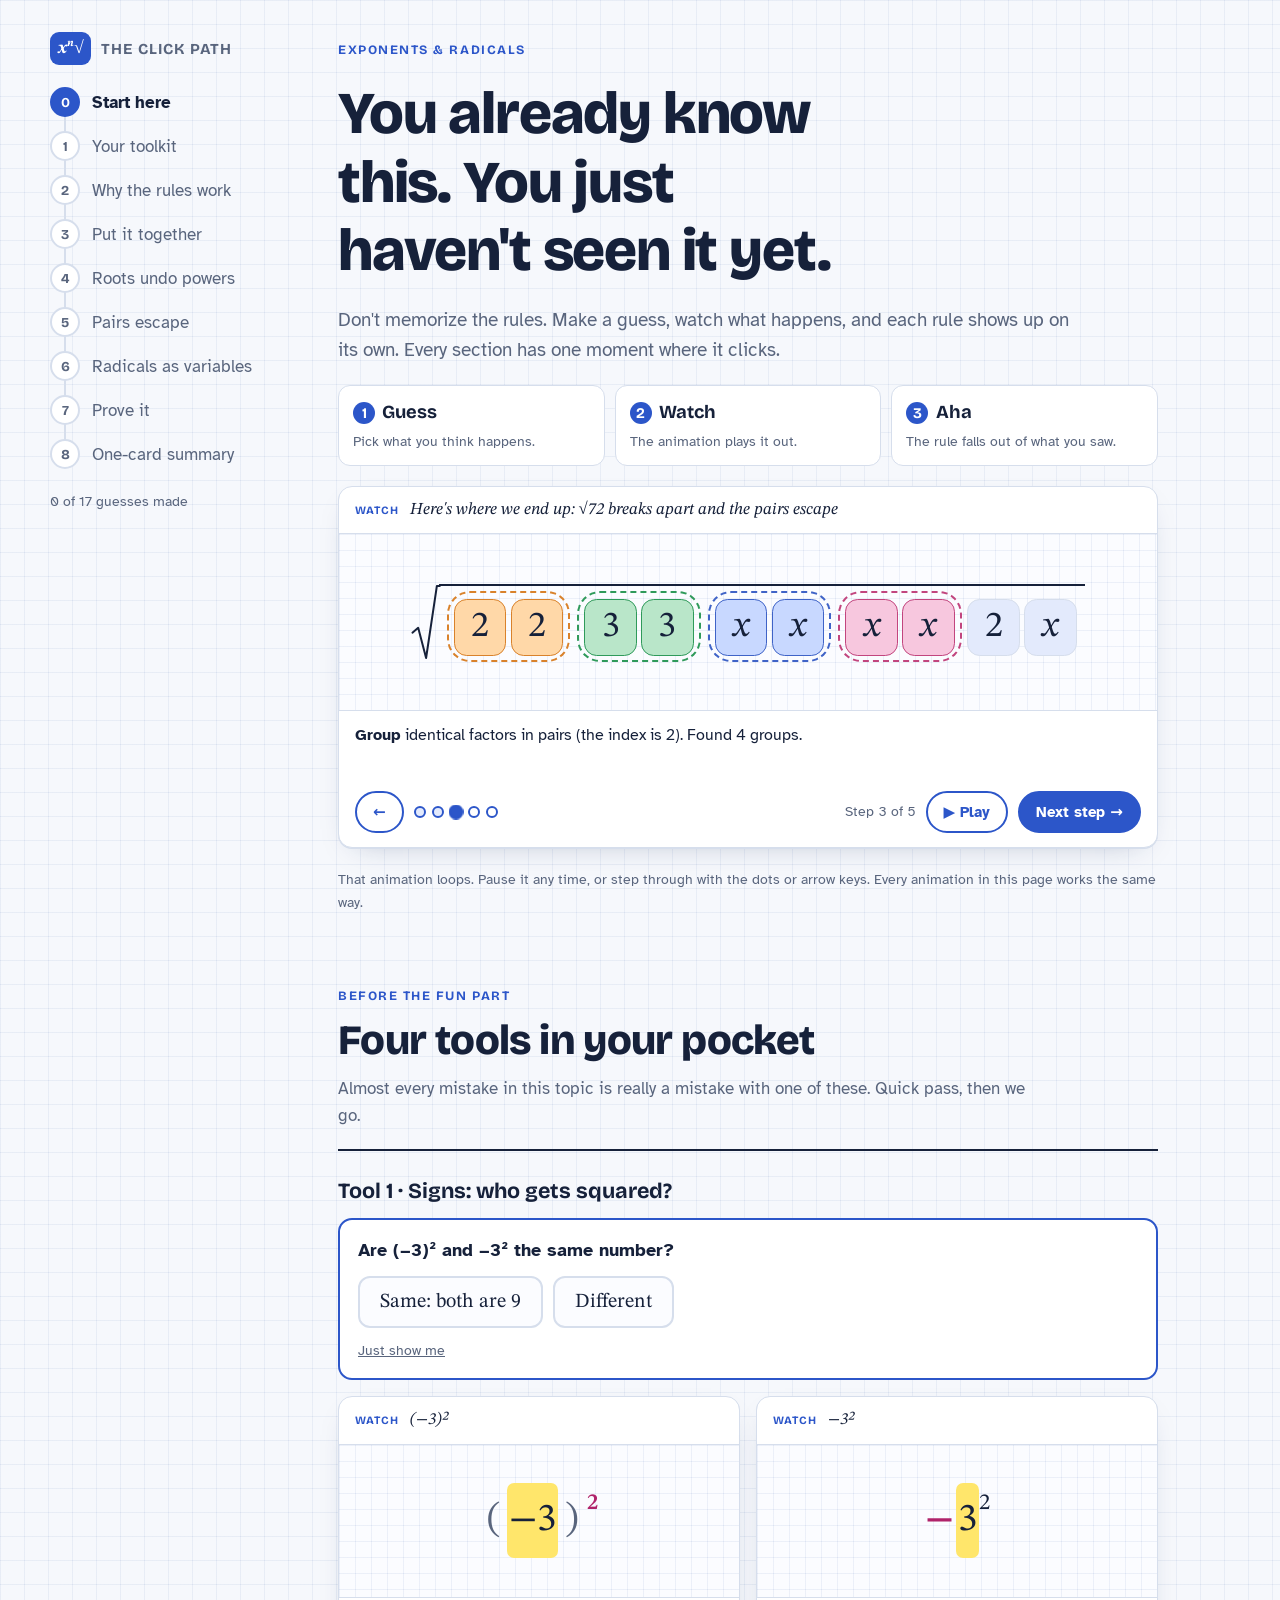
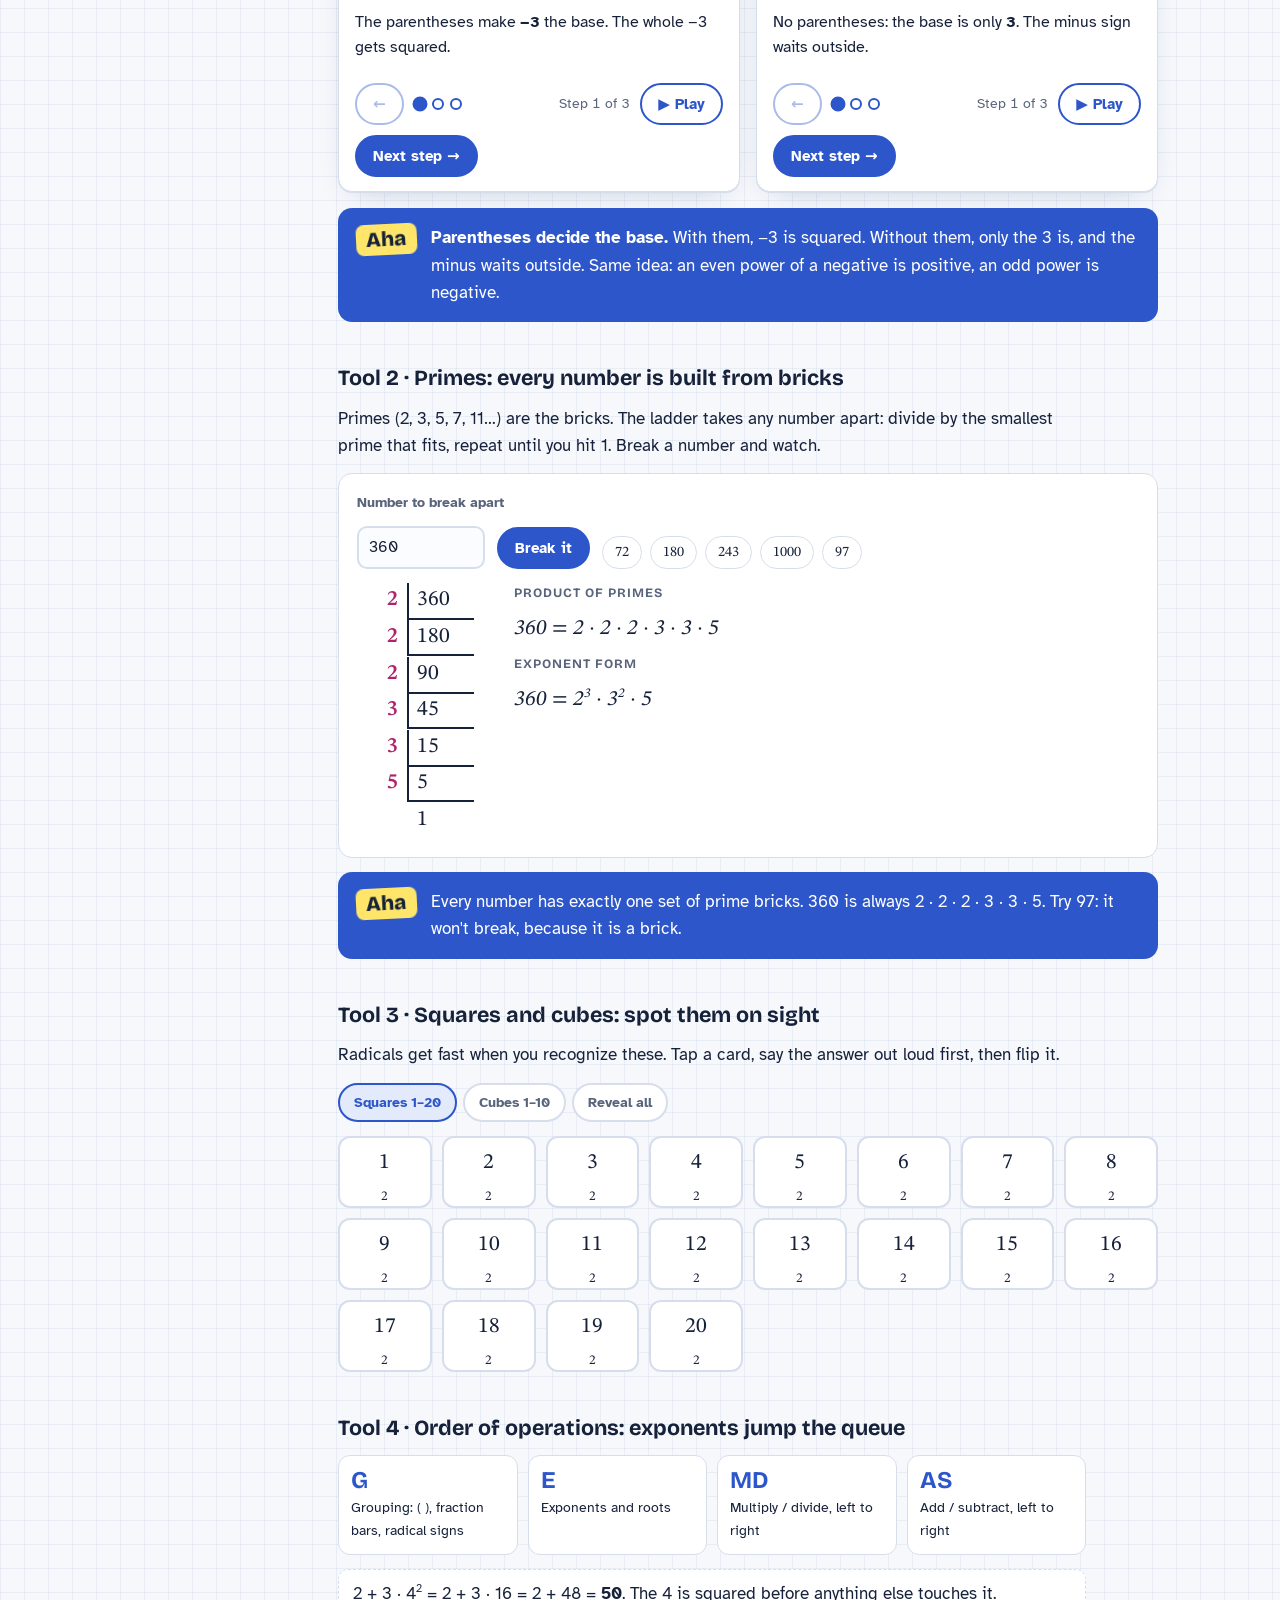
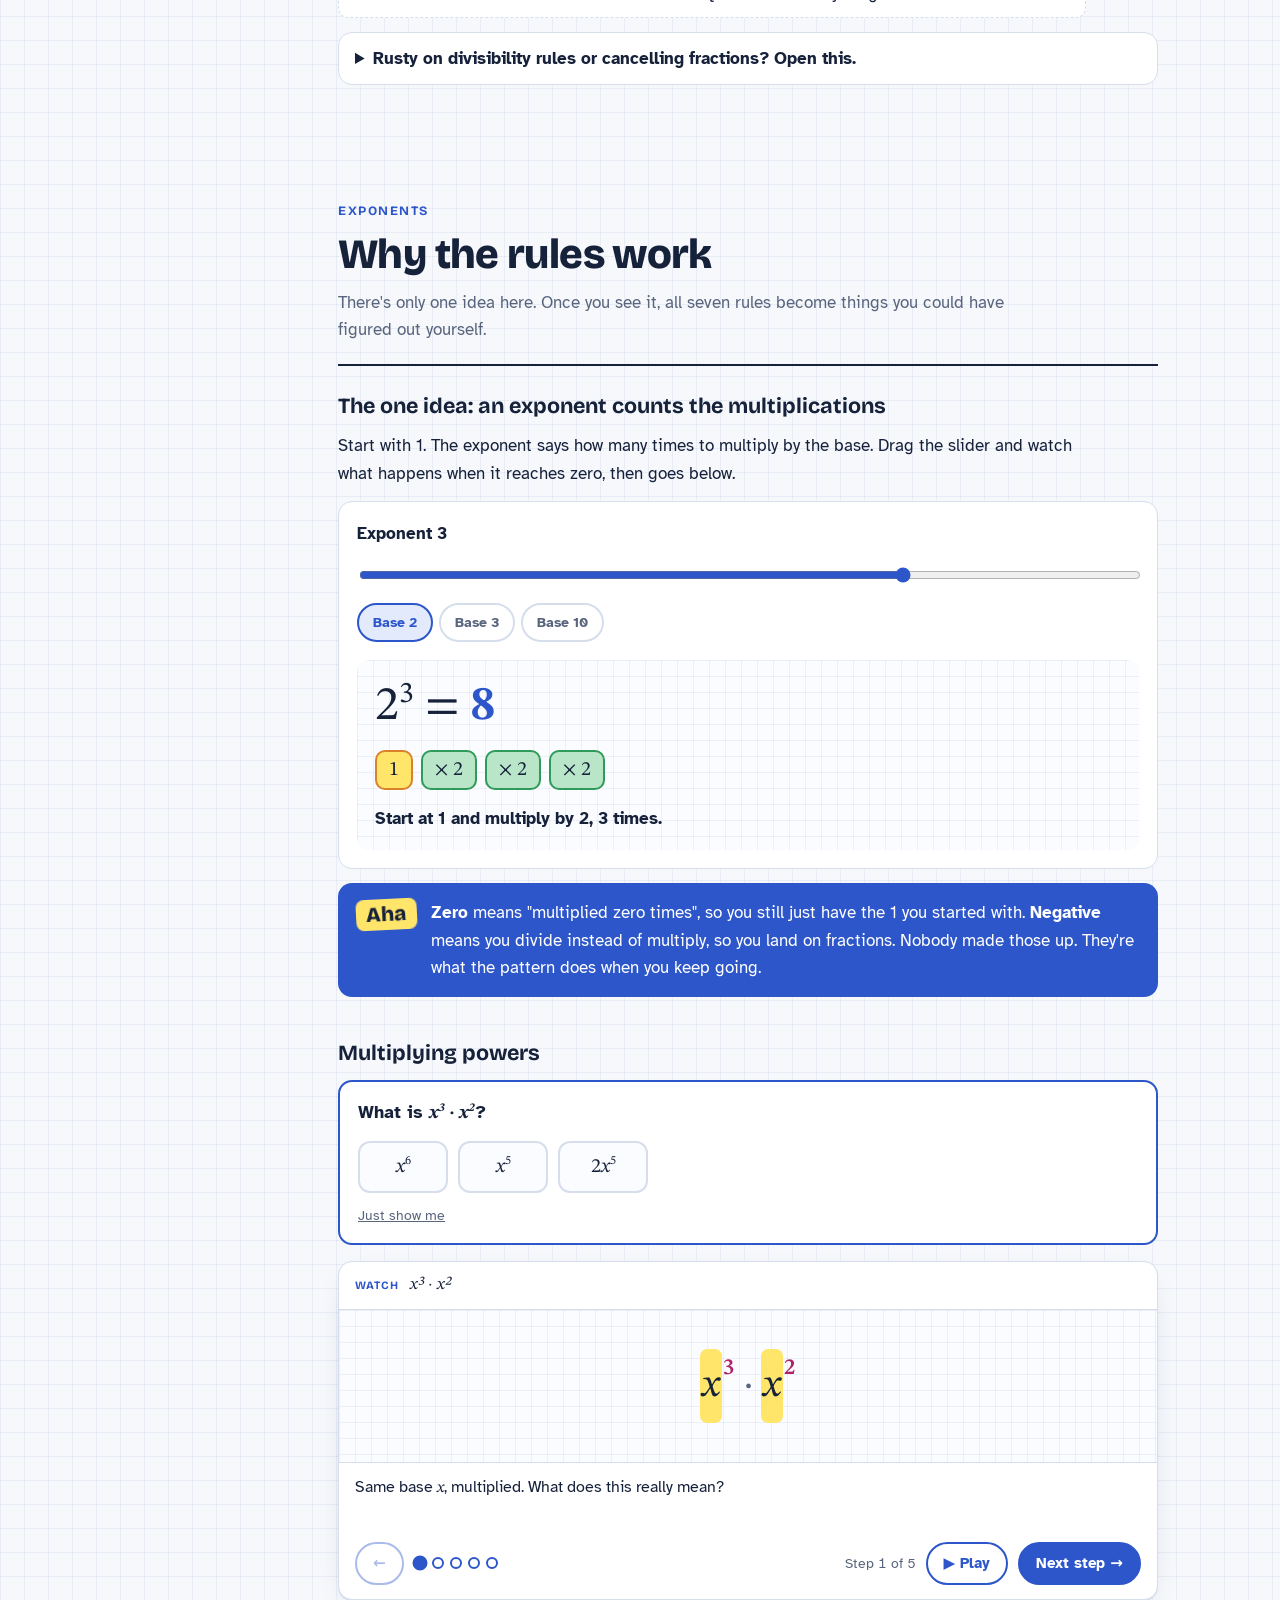
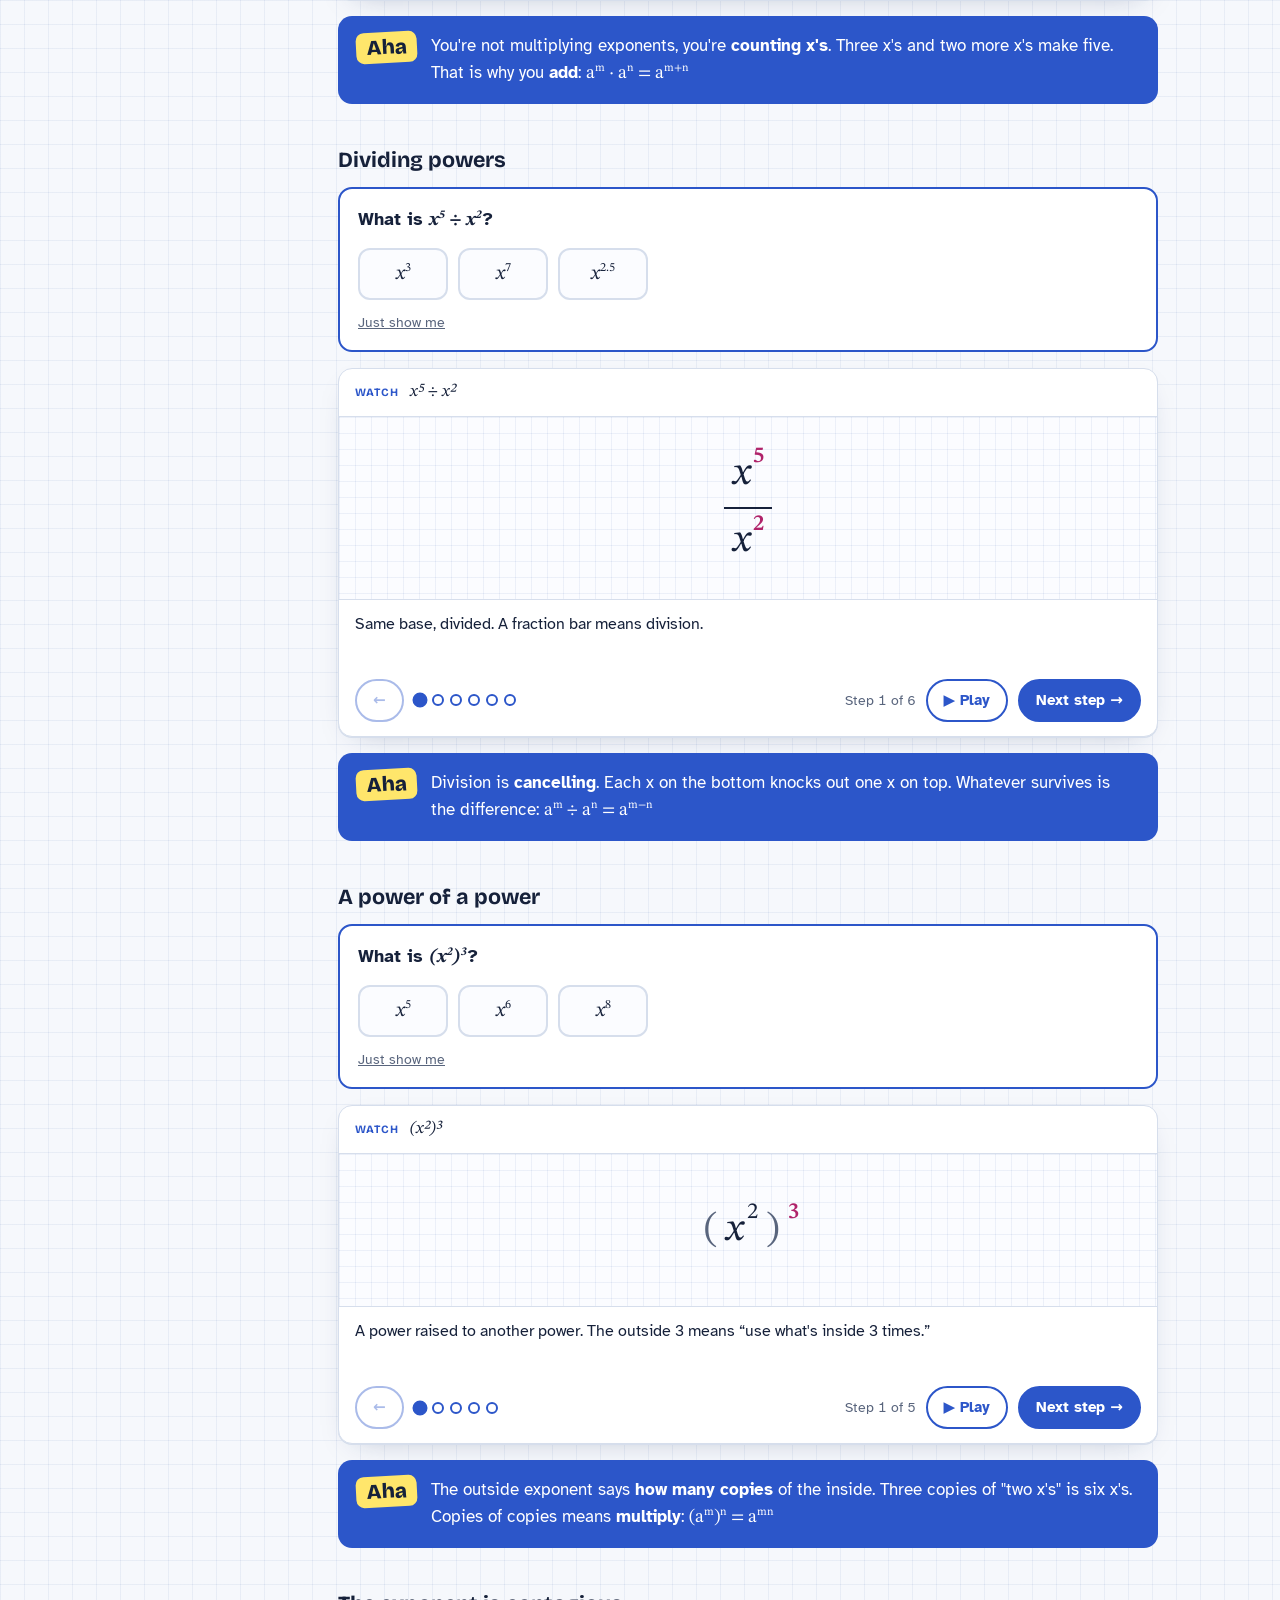
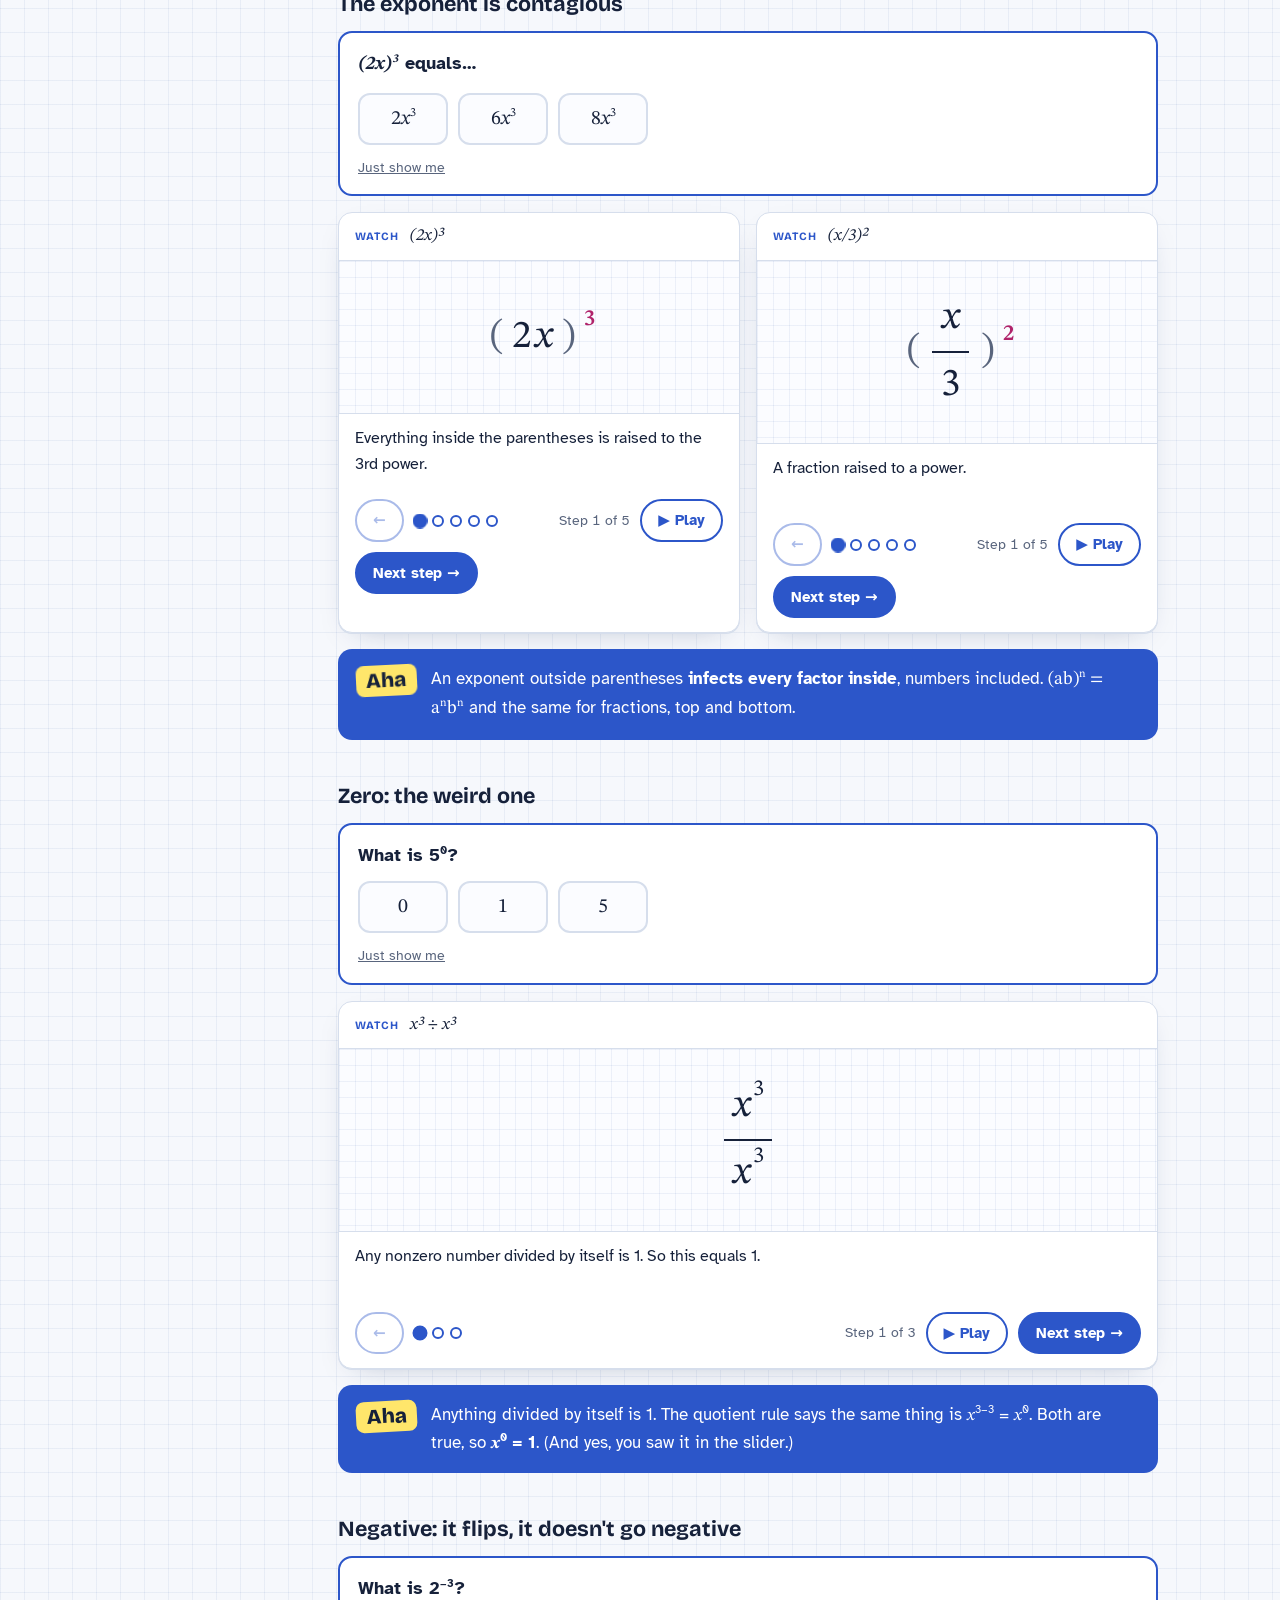
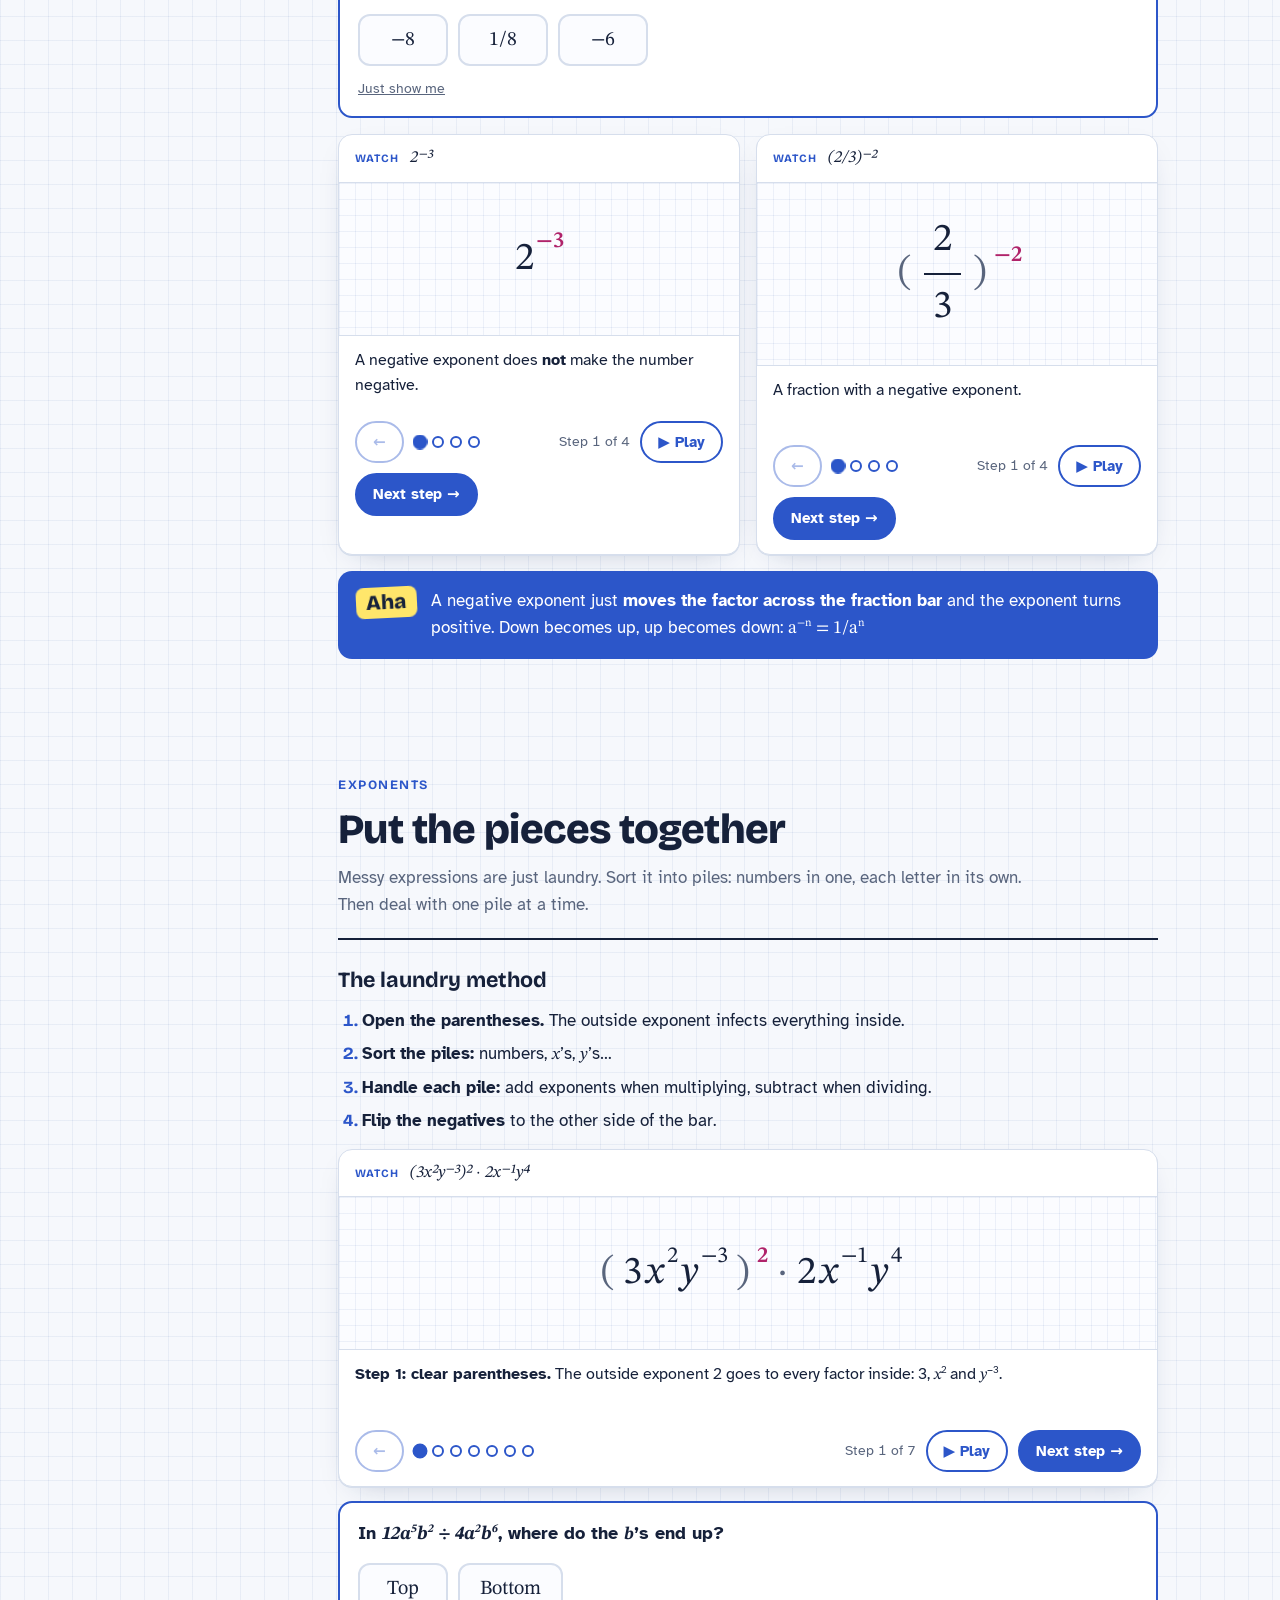
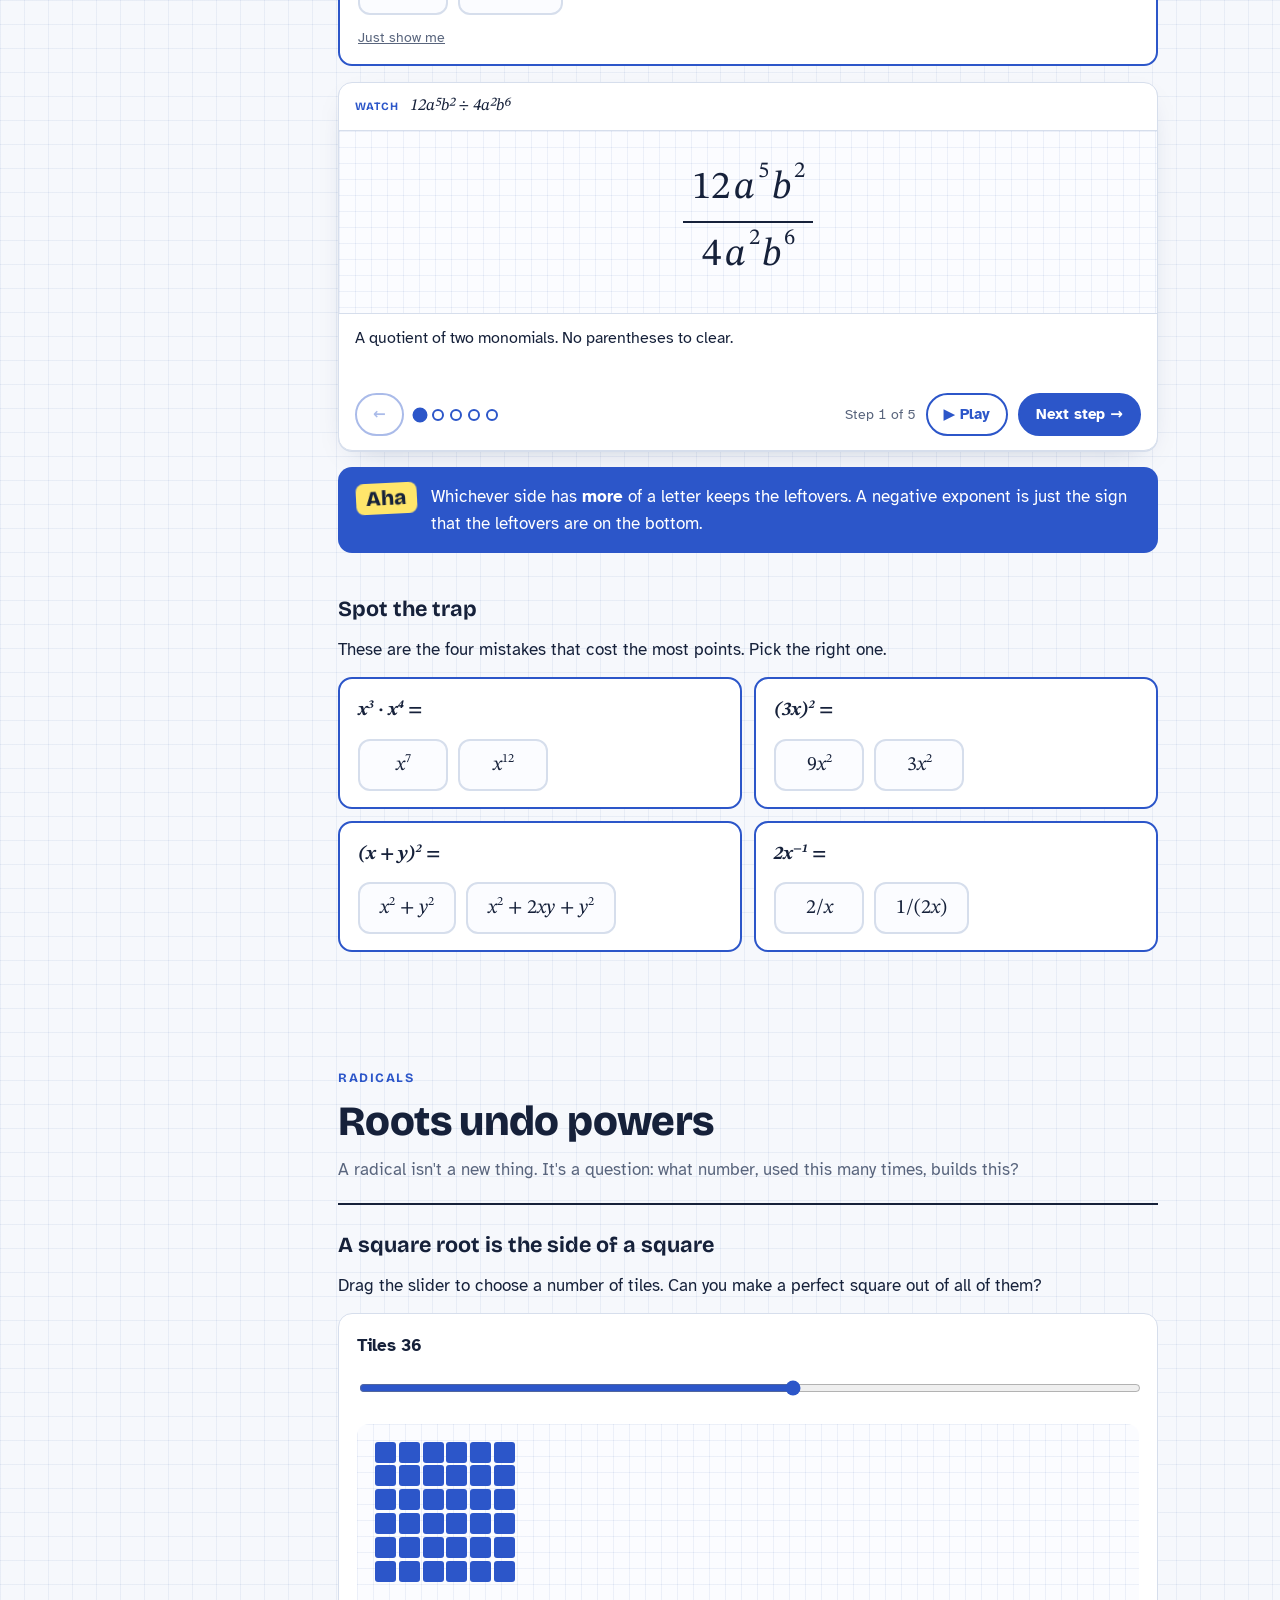
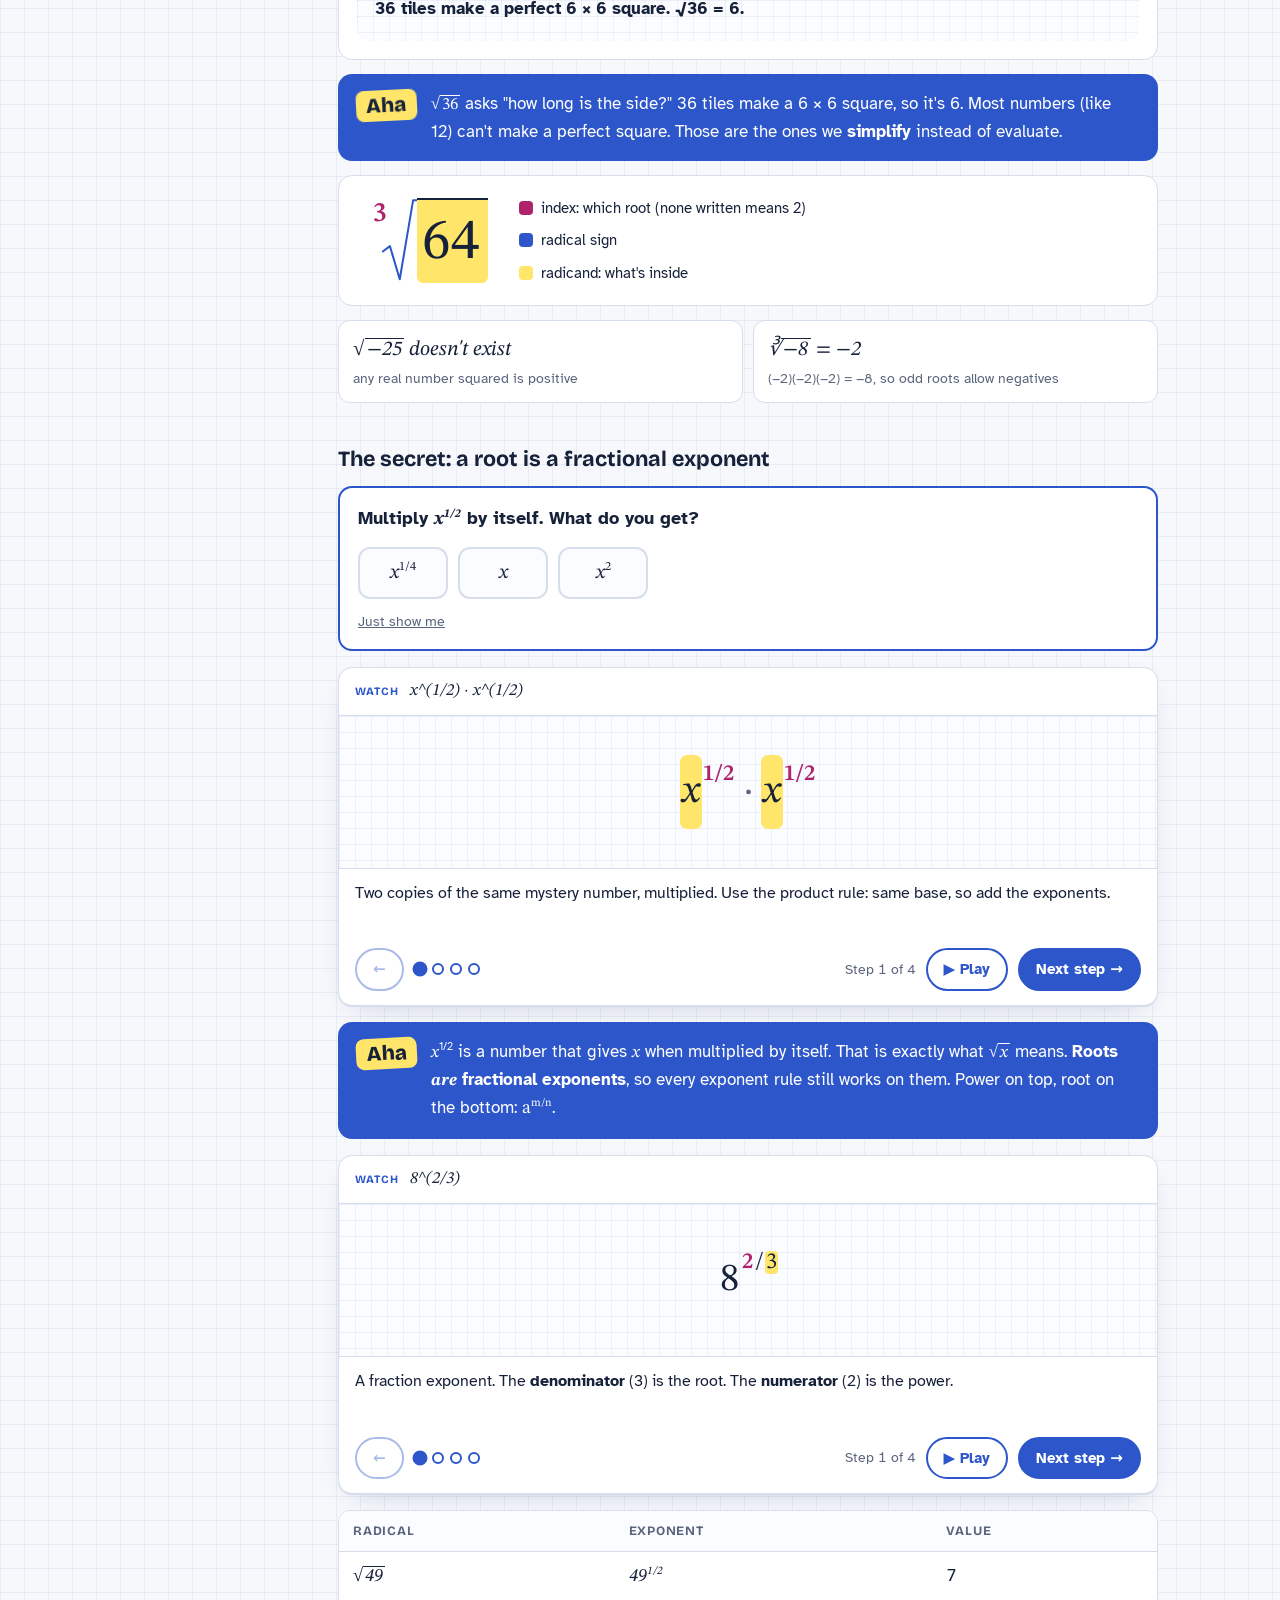
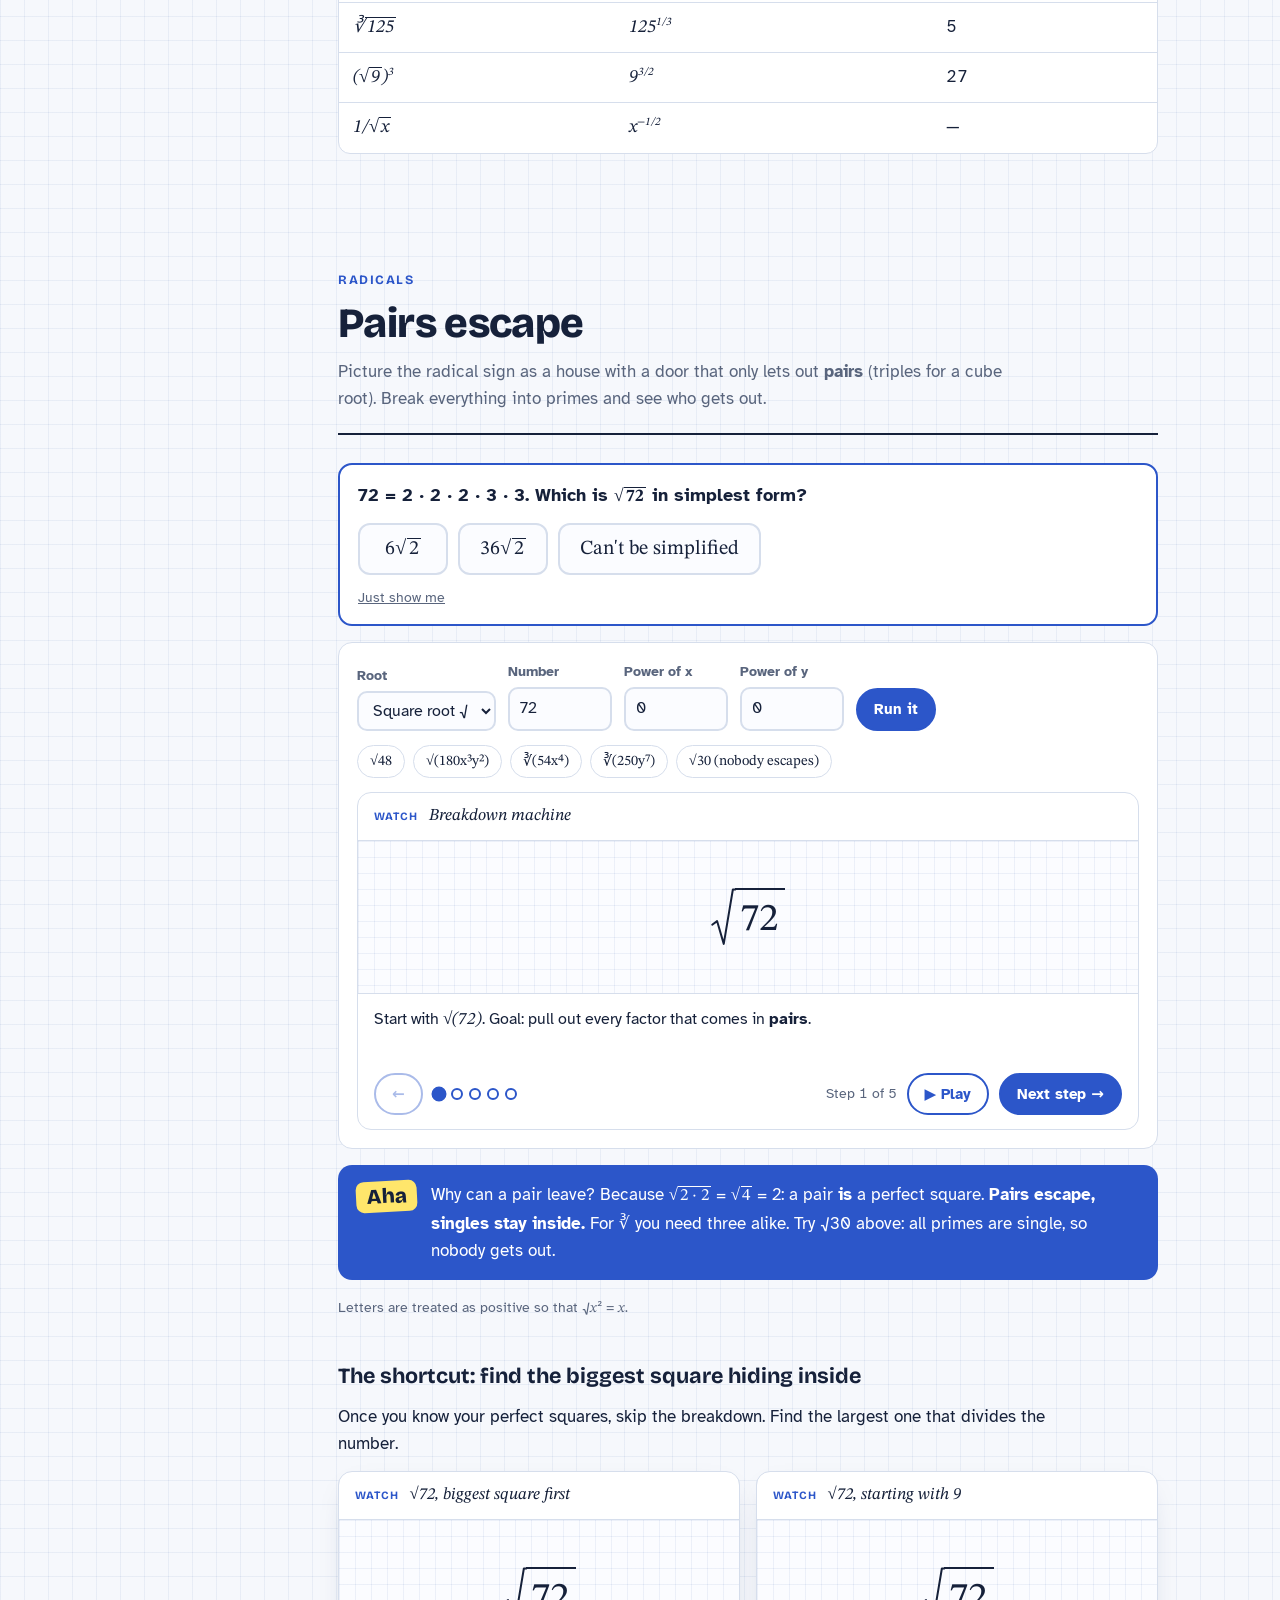
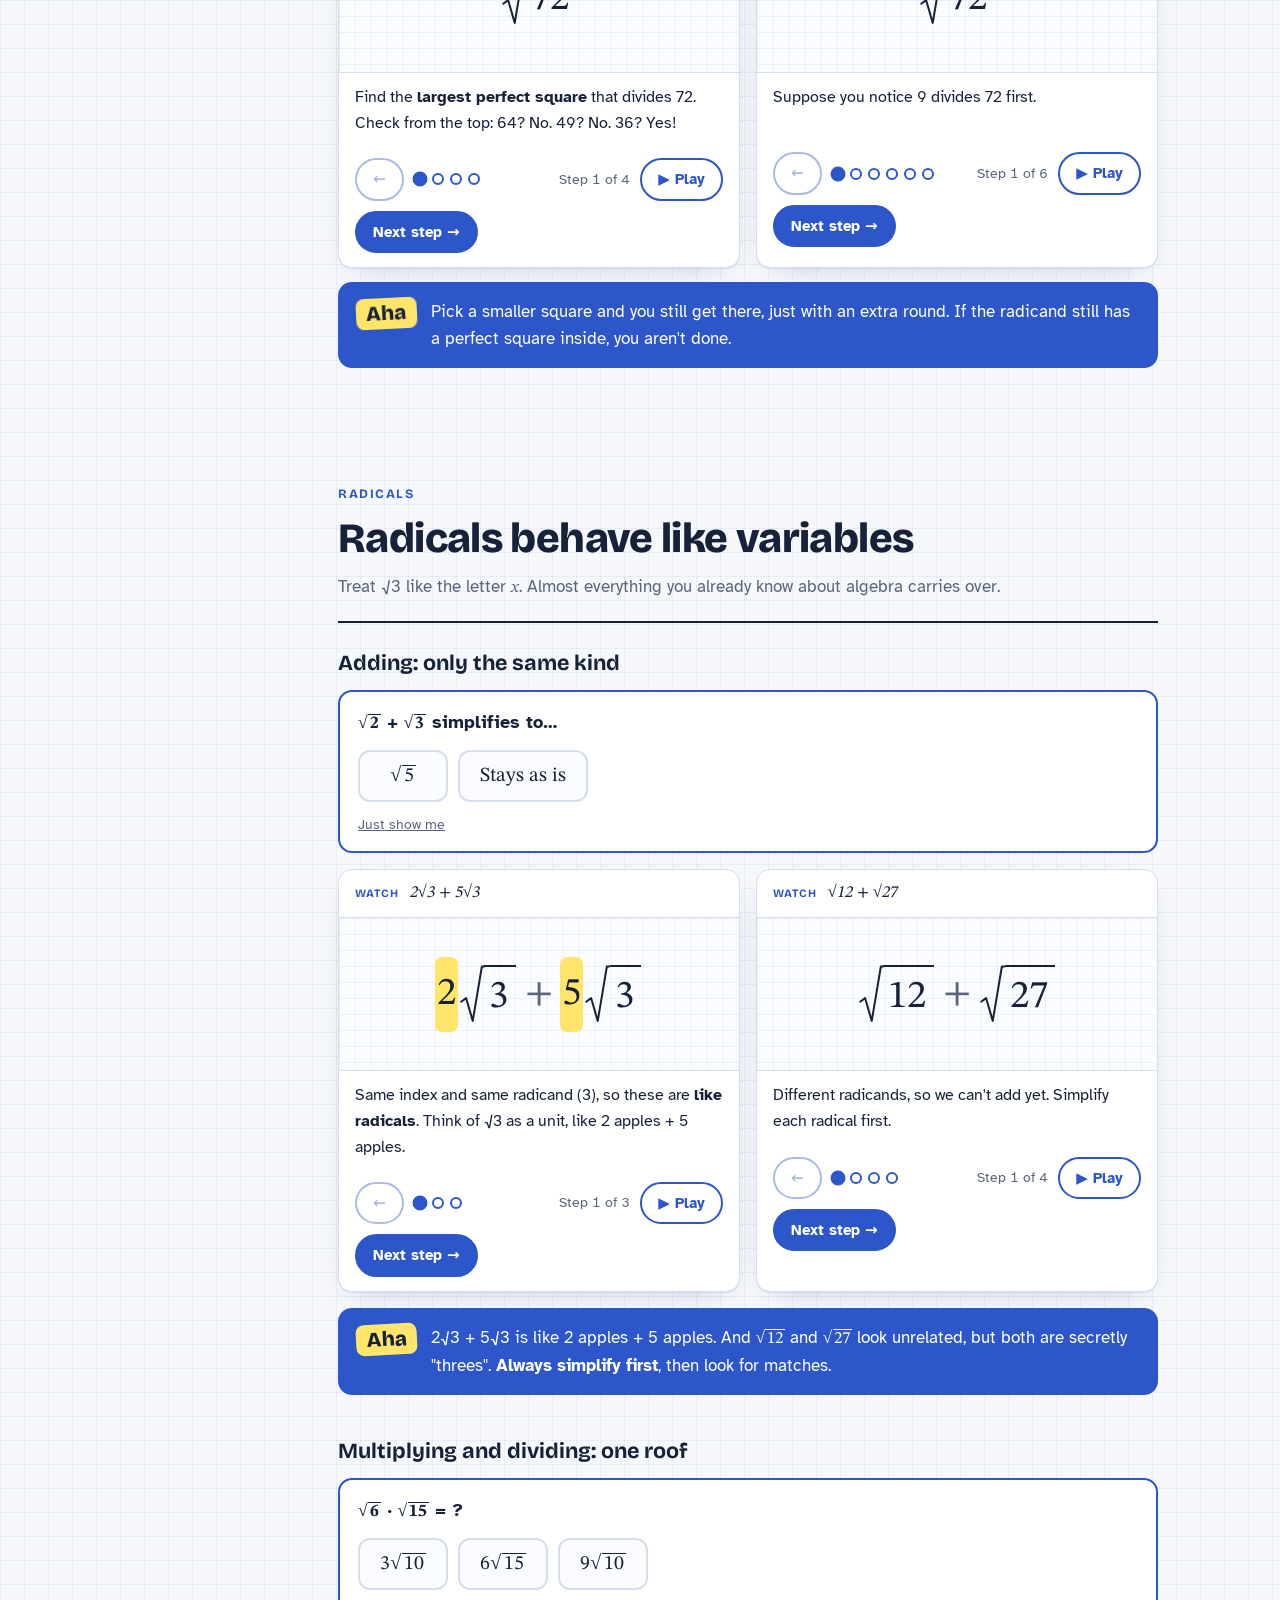
<file: index.html>
<!doctype html>
<html lang="en">
<head>
<meta charset="utf-8">
<meta name="viewport" content="width=device-width, initial-scale=1, viewport-fit=cover">
<title>Radicals &amp; Exponents Reviewer</title>
<meta name="claude:viewport-fit-sides" content="cover">
<meta name="description" content="Guess, watch, and the rule clicks: an animated way to get exponents and radicals.">
<link rel="preconnect" href="https://fonts.googleapis.com">
<link rel="preconnect" href="https://fonts.gstatic.com" crossorigin>
<link rel="stylesheet" href="https://fonts.googleapis.com/css2?family=Atkinson+Hyperlegible:ital,wght@0,400;0,700;1,400&family=Bricolage+Grotesque:opsz,wght@12..96,500;12..96,700;12..96,800&family=STIX+Two+Text:ital,wght@0,400;0,600;1,400;1,600&display=swap">
<link rel="stylesheet" href="style.css">
</head>
<body>
<!--CONTENT-START-->
<a class="skip" href="#start">Skip to content</a>

<div class="layout">
  <nav class="toc" aria-label="Sections">
    <div class="toc-brand"><span class="toc-logo" aria-hidden="true">x<sup>n</sup>√</span><span>The click path</span></div>
    <ol>
      <li><a href="#start" data-sec="start"><span class="toc-n">0</span><span class="toc-t">Start here</span></a></li>
      <li><a href="#prereq" data-sec="prereq"><span class="toc-n">1</span><span class="toc-t">Your toolkit</span></a></li>
      <li><a href="#laws" data-sec="laws"><span class="toc-n">2</span><span class="toc-t">Why the rules work</span></a></li>
      <li><a href="#simplify-exp" data-sec="simplify-exp"><span class="toc-n">3</span><span class="toc-t">Put it together</span></a></li>
      <li><a href="#radicals" data-sec="radicals"><span class="toc-n">4</span><span class="toc-t">Roots undo powers</span></a></li>
      <li><a href="#simplify-rad" data-sec="simplify-rad"><span class="toc-n">5</span><span class="toc-t">Pairs escape</span></a></li>
      <li><a href="#operations" data-sec="operations"><span class="toc-n">6</span><span class="toc-t">Radicals as variables</span></a></li>
      <li><a href="#practice" data-sec="practice"><span class="toc-n">7</span><span class="toc-t">Prove it</span></a></li>
      <li><a href="#cheatsheet" data-sec="cheatsheet"><span class="toc-n">8</span><span class="toc-t">One-card summary</span></a></li>
    </ol>
    <p class="toc-progress"><span id="ahaCount">0</span> of <span id="ahaTotal">0</span> guesses made</p>
  </nav>

  <main id="main">

    <!-- ============ START ============ -->
    <section id="start" class="hero" data-section>
      <p class="eyebrow">Exponents &amp; radicals</p>
      <h1>You already know this. You just haven't seen it yet.</h1>
      <p class="lede">Don't memorize the rules. Make a guess, watch what happens, and each rule shows up on its own. Every section has one moment where it clicks.</p>
      <div class="flow" aria-label="How each section works">
        <div class="flow-i"><b>Guess</b><span>Pick what you think happens.</span></div>
        <div class="flow-i"><b>Watch</b><span>The animation plays it out.</span></div>
        <div class="flow-i"><b>Aha</b><span>The rule falls out of what you saw.</span></div>
      </div>
      <div class="hero-demo" id="heroDemo" data-title="Here's where we end up: √72 breaks apart and the pairs escape"></div>
      <p class="note">That animation loops. Pause it any time, or step through with the dots or arrow keys. Every animation in this page works the same way.</p>
    </section>

    <!-- ============ 1. TOOLKIT ============ -->
    <section id="prereq" data-section>
      <header class="sec-head">
        <span class="sec-n">Before the fun part</span>
        <h2>Four tools in your pocket</h2>
        <p>Almost every mistake in this topic is really a mistake with one of these. Quick pass, then we go.</p>
      </header>

      <article class="topic">
        <h3>Tool 1 · Signs: who gets squared?</h3>
        <div class="moment">
          <div class="predict" data-right="1" data-yes="Right. Same digits, different answers." data-no="Most people say they're the same. They aren't, and the animation shows why.">
            <p class="pq">Are (−3)² and −3² the same number?</p>
            <div class="popts"><button type="button" class="popt">Same: both are 9</button><button type="button" class="popt">Different</button></div>
            <p class="pfb" aria-live="polite" hidden></p>
          </div>
          <div class="reveal" hidden>
            <div class="pair">
              <div data-stepper="signParen" data-title="(−3)²"></div>
              <div data-stepper="signNoParen" data-title="−3²"></div>
            </div>
            <div class="aha"><span class="aha-tag">Aha</span><p><b>Parentheses decide the base.</b> With them, −3 is squared. Without them, only the 3 is, and the minus waits outside. Same idea: an even power of a negative is positive, an odd power is negative.</p></div>
          </div>
        </div>
      </article>

      <article class="topic">
        <h3>Tool 2 · Primes: every number is built from bricks</h3>
        <p>Primes (2, 3, 5, 7, 11…) are the bricks. The ladder takes any number apart: divide by the smallest prime that fits, repeat until you hit 1. Break a number and watch.</p>
        <div class="tool" id="ladderTool">
          <form class="tool-form" id="ladderForm">
            <label for="ladderN">Number to break apart</label>
            <input id="ladderN" type="number" min="2" max="100000" value="360" inputmode="numeric">
            <button type="submit" class="btn">Break it</button>
            <div class="chips" aria-label="Try these numbers">
              <button type="button" class="chip-btn" data-n="72">72</button>
              <button type="button" class="chip-btn" data-n="180">180</button>
              <button type="button" class="chip-btn" data-n="243">243</button>
              <button type="button" class="chip-btn" data-n="1000">1000</button>
              <button type="button" class="chip-btn" data-n="97">97</button>
            </div>
          </form>
          <div class="ladder-out" id="ladderOut" aria-live="polite"></div>
        </div>
        <div class="aha"><span class="aha-tag">Aha</span><p>Every number has exactly one set of prime bricks. 360 is always 2 · 2 · 2 · 3 · 3 · 5. Try 97: it won't break, because it is a brick.</p></div>
      </article>

      <article class="topic">
        <h3>Tool 3 · Squares and cubes: spot them on sight</h3>
        <p>Radicals get fast when you recognize these. Tap a card, say the answer out loud first, then flip it.</p>
        <div class="seg" role="group" aria-label="Choose card set">
          <button type="button" class="seg-btn is-on" data-set="sq" aria-pressed="true">Squares 1–20</button>
          <button type="button" class="seg-btn" data-set="cu" aria-pressed="false">Cubes 1–10</button>
          <button type="button" class="seg-btn" data-set="flipall">Reveal all</button>
        </div>
        <div class="cards" id="cards"></div>
      </article>

      <article class="topic">
        <h3>Tool 4 · Order of operations: exponents jump the queue</h3>
        <ol class="gemdas">
          <li><b>G</b><span>Grouping: ( ), fraction bars, radical signs</span></li>
          <li><b>E</b><span>Exponents and roots</span></li>
          <li><b>MD</b><span>Multiply / divide, left to right</span></li>
          <li><b>AS</b><span>Add / subtract, left to right</span></li>
        </ol>
        <p class="example">2 + 3 · 4<sup>2</sup> = 2 + 3 · 16 = 2 + 48 = <b>50</b>. The 4 is squared before anything else touches it.</p>
        <details class="refresh">
          <summary>Rusty on divisibility rules or cancelling fractions? Open this.</summary>
          <div class="table-wrap">
            <table class="tbl">
              <thead><tr><th>Divisible by</th><th>Quick test</th><th>Example</th></tr></thead>
              <tbody>
                <tr><td>2</td><td>last digit is even</td><td>148</td></tr>
                <tr><td>3</td><td>digits add to a multiple of 3</td><td>252 → 2+5+2 = 9</td></tr>
                <tr><td>4</td><td>last two digits divisible by 4</td><td>316 → 16</td></tr>
                <tr><td>5</td><td>ends in 0 or 5</td><td>275</td></tr>
                <tr><td>9</td><td>digits add to a multiple of 9</td><td>738 → 18</td></tr>
                <tr><td>10</td><td>ends in 0</td><td>450</td></tr>
              </tbody>
            </table>
          </div>
          <div data-stepper="fraction" data-title="Cancelling in 2/3 · 9/4"></div>
        </details>
      </article>
    </section>

    <!-- ============ 2. WHY THE RULES WORK ============ -->
    <section id="laws" data-section>
      <header class="sec-head">
        <span class="sec-n">Exponents</span>
        <h2>Why the rules work</h2>
        <p>There's only one idea here. Once you see it, all seven rules become things you could have figured out yourself.</p>
      </header>

      <article class="topic">
        <h3>The one idea: an exponent counts the multiplications</h3>
        <p>Start with 1. The exponent says how many times to multiply by the base. Drag the slider and watch what happens when it reaches zero, then goes below.</p>
        <div class="toy" id="expToy">
          <div class="toy-ctl">
            <label for="expN">Exponent <b id="expNv">3</b></label>
            <input id="expN" type="range" min="-4" max="6" step="1" value="3">
            <div class="seg" role="group" aria-label="Base">
              <button type="button" class="seg-btn is-on" data-base="2" aria-pressed="true">Base 2</button>
              <button type="button" class="seg-btn" data-base="3" aria-pressed="false">Base 3</button>
              <button type="button" class="seg-btn" data-base="10" aria-pressed="false">Base 10</button>
            </div>
          </div>
          <div class="toy-show">
            <div class="toy-expr m" id="expExpr"></div>
            <div class="toy-chips" id="expChips" aria-live="polite"></div>
            <p class="toy-cap" id="expCap"></p>
          </div>
        </div>
        <div class="aha"><span class="aha-tag">Aha</span><p><b>Zero</b> means "multiplied zero times", so you still just have the 1 you started with. <b>Negative</b> means you divide instead of multiply, so you land on fractions. Nobody made those up. They're what the pattern does when you keep going.</p></div>
      </article>

      <article class="topic">
        <h3>Multiplying powers</h3>
        <div class="moment">
          <div class="predict" data-right="1" data-yes="Yes. Let's see why it's addition and not multiplication." data-no="Natural guess, but not it. Watch what's really happening.">
            <p class="pq">What is <span class="m"><i>x</i><sup>3</sup> · <i>x</i><sup>2</sup></span>?</p>
            <div class="popts"><button type="button" class="popt"><i>x</i><sup>6</sup></button><button type="button" class="popt"><i>x</i><sup>5</sup></button><button type="button" class="popt">2<i>x</i><sup>5</sup></button></div>
            <p class="pfb" aria-live="polite" hidden></p>
          </div>
          <div class="reveal" hidden>
            <div data-stepper="product" data-title="x³ · x²"></div>
            <div class="aha"><span class="aha-tag">Aha</span><p>You're not multiplying exponents, you're <b>counting x's</b>. Three x's and two more x's make five. That is why you <b>add</b>: <span class="m">a<sup>m</sup> · a<sup>n</sup> = a<sup>m+n</sup></span></p></div>
          </div>
        </div>
      </article>

      <article class="topic">
        <h3>Dividing powers</h3>
        <div class="moment">
          <div class="predict" data-right="0" data-yes="Yes. Now watch where the other two x's went." data-no="Close in spirit. Watch what cancels.">
            <p class="pq">What is <span class="m"><i>x</i><sup>5</sup> ÷ <i>x</i><sup>2</sup></span>?</p>
            <div class="popts"><button type="button" class="popt"><i>x</i><sup>3</sup></button><button type="button" class="popt"><i>x</i><sup>7</sup></button><button type="button" class="popt"><i>x</i><sup>2.5</sup></button></div>
            <p class="pfb" aria-live="polite" hidden></p>
          </div>
          <div class="reveal" hidden>
            <div data-stepper="quotient" data-title="x⁵ ÷ x²"></div>
            <div class="aha"><span class="aha-tag">Aha</span><p>Division is <b>cancelling</b>. Each x on the bottom knocks out one x on top. Whatever survives is the difference: <span class="m">a<sup>m</sup> ÷ a<sup>n</sup> = a<sup>m−n</sup></span></p></div>
          </div>
        </div>
      </article>

      <article class="topic">
        <h3>A power of a power</h3>
        <div class="moment">
          <div class="predict" data-right="1" data-yes="Yes. And here's the reason." data-no="Not quite. Build it out and you'll see.">
            <p class="pq">What is <span class="m">(<i>x</i><sup>2</sup>)<sup>3</sup></span>?</p>
            <div class="popts"><button type="button" class="popt"><i>x</i><sup>5</sup></button><button type="button" class="popt"><i>x</i><sup>6</sup></button><button type="button" class="popt"><i>x</i><sup>8</sup></button></div>
            <p class="pfb" aria-live="polite" hidden></p>
          </div>
          <div class="reveal" hidden>
            <div data-stepper="powpow" data-title="(x²)³"></div>
            <div class="aha"><span class="aha-tag">Aha</span><p>The outside exponent says <b>how many copies</b> of the inside. Three copies of "two x's" is six x's. Copies of copies means <b>multiply</b>: <span class="m">(a<sup>m</sup>)<sup>n</sup> = a<sup>mn</sup></span></p></div>
          </div>
        </div>
      </article>

      <article class="topic">
        <h3>The exponent is contagious</h3>
        <div class="moment">
          <div class="predict" data-right="2" data-yes="Yes. The 2 gets cubed too." data-no="That's the classic slip. The 2 is inside the parentheses too.">
            <p class="pq"><span class="m">(2<i>x</i>)<sup>3</sup></span> equals…</p>
            <div class="popts"><button type="button" class="popt">2<i>x</i><sup>3</sup></button><button type="button" class="popt">6<i>x</i><sup>3</sup></button><button type="button" class="popt">8<i>x</i><sup>3</sup></button></div>
            <p class="pfb" aria-live="polite" hidden></p>
          </div>
          <div class="reveal" hidden>
            <div class="pair">
              <div data-stepper="powprod" data-title="(2x)³"></div>
              <div data-stepper="powquot" data-title="(x/3)²"></div>
            </div>
            <div class="aha"><span class="aha-tag">Aha</span><p>An exponent outside parentheses <b>infects every factor inside</b>, numbers included. <span class="m">(ab)<sup>n</sup> = a<sup>n</sup>b<sup>n</sup></span> and the same for fractions, top and bottom.</p></div>
          </div>
        </div>
      </article>

      <article class="topic">
        <h3>Zero: the weird one</h3>
        <div class="moment">
          <div class="predict" data-right="1" data-yes="Right. Now see why it can't be anything else." data-no="Everyone wants it to be 0 or 5. Here's why it's neither.">
            <p class="pq">What is 5<sup>0</sup>?</p>
            <div class="popts"><button type="button" class="popt">0</button><button type="button" class="popt">1</button><button type="button" class="popt">5</button></div>
            <p class="pfb" aria-live="polite" hidden></p>
          </div>
          <div class="reveal" hidden>
            <div data-stepper="zeroq" data-title="x³ ÷ x³"></div>
            <div class="aha"><span class="aha-tag">Aha</span><p>Anything divided by itself is 1. The quotient rule says the same thing is <i>x</i><sup>3−3</sup> = <i>x</i><sup>0</sup>. Both are true, so <b><i>x</i><sup>0</sup> = 1</b>. (And yes, you saw it in the slider.)</p></div>
          </div>
        </div>
      </article>

      <article class="topic">
        <h3>Negative: it flips, it doesn't go negative</h3>
        <div class="moment">
          <div class="predict" data-right="1" data-yes="Yes. A small positive number." data-no="The minus sign is on the exponent, not the number. Watch.">
            <p class="pq">What is 2<sup>−3</sup>?</p>
            <div class="popts"><button type="button" class="popt">−8</button><button type="button" class="popt">1/8</button><button type="button" class="popt">−6</button></div>
            <p class="pfb" aria-live="polite" hidden></p>
          </div>
          <div class="reveal" hidden>
            <div class="pair">
              <div data-stepper="negative" data-title="2⁻³"></div>
              <div data-stepper="negfrac" data-title="(2/3)⁻²"></div>
            </div>
            <div class="aha"><span class="aha-tag">Aha</span><p>A negative exponent just <b>moves the factor across the fraction bar</b> and the exponent turns positive. Down becomes up, up becomes down: <span class="m">a<sup>−n</sup> = 1/a<sup>n</sup></span></p></div>
          </div>
        </div>
      </article>
    </section>

    <!-- ============ 3. PUT IT TOGETHER ============ -->
    <section id="simplify-exp" data-section>
      <header class="sec-head">
        <span class="sec-n">Exponents</span>
        <h2>Put the pieces together</h2>
        <p>Messy expressions are just laundry. Sort it into piles: numbers in one, each letter in its own. Then deal with one pile at a time.</p>
      </header>

      <article class="topic">
        <h3>The laundry method</h3>
        <ol class="process">
          <li><b>Open the parentheses.</b> The outside exponent infects everything inside.</li>
          <li><b>Sort the piles:</b> numbers, <i>x</i>’s, <i>y</i>’s…</li>
          <li><b>Handle each pile:</b> add exponents when multiplying, subtract when dividing.</li>
          <li><b>Flip the negatives</b> to the other side of the bar.</li>
        </ol>
        <div data-stepper="simp1" data-title="(3x²y⁻³)² · 2x⁻¹y⁴"></div>
        <div class="moment">
          <div class="predict" data-right="1" data-yes="Right. More b's on the bottom than the top." data-no="Count the b's: 2 on top, 6 on the bottom. Who wins?">
            <p class="pq">In <span class="m">12<i>a</i><sup>5</sup><i>b</i><sup>2</sup> ÷ 4<i>a</i><sup>2</sup><i>b</i><sup>6</sup></span>, where do the <i>b</i>’s end up?</p>
            <div class="popts"><button type="button" class="popt">Top</button><button type="button" class="popt">Bottom</button></div>
            <p class="pfb" aria-live="polite" hidden></p>
          </div>
          <div class="reveal" hidden>
            <div data-stepper="simp2" data-title="12a⁵b² ÷ 4a²b⁶"></div>
            <div class="aha"><span class="aha-tag">Aha</span><p>Whichever side has <b>more</b> of a letter keeps the leftovers. A negative exponent is just the sign that the leftovers are on the bottom.</p></div>
          </div>
        </div>
      </article>

      <article class="topic">
        <h3>Spot the trap</h3>
        <p>These are the four mistakes that cost the most points. Pick the right one.</p>
        <div class="traps">
          <div class="predict trap" data-right="0" data-yes="Correct. Same base, multiplying: add." data-no="That's the trap. Multiplying powers means adding the exponents. Only a power of a power multiplies them.">
            <p class="pq"><span class="m"><i>x</i><sup>3</sup> · <i>x</i><sup>4</sup> =</span></p>
            <div class="popts"><button type="button" class="popt"><i>x</i><sup>7</sup></button><button type="button" class="popt"><i>x</i><sup>12</sup></button></div>
            <p class="pfb" aria-live="polite" hidden></p>
          </div>
          <div class="predict trap" data-right="0" data-yes="Correct. Square the 3 as well." data-no="That's the trap. The 3 is inside the parentheses, so it gets squared too.">
            <p class="pq"><span class="m">(3<i>x</i>)<sup>2</sup> =</span></p>
            <div class="popts"><button type="button" class="popt">9<i>x</i><sup>2</sup></button><button type="button" class="popt">3<i>x</i><sup>2</sup></button></div>
            <p class="pfb" aria-live="polite" hidden></p>
          </div>
          <div class="predict trap" data-right="1" data-yes="Correct. Powers only distribute over products, not sums." data-no="That's the trap. Test with x = 1, y = 1: (1+1)² = 4, but 1² + 1² = 2.">
            <p class="pq"><span class="m">(<i>x</i> + <i>y</i>)<sup>2</sup> =</span></p>
            <div class="popts"><button type="button" class="popt"><i>x</i><sup>2</sup> + <i>y</i><sup>2</sup></button><button type="button" class="popt"><i>x</i><sup>2</sup> + 2<i>xy</i> + <i>y</i><sup>2</sup></button></div>
            <p class="pfb" aria-live="polite" hidden></p>
          </div>
          <div class="predict trap" data-right="0" data-yes="Correct. The exponent belongs only to x." data-no="That's the trap. The −1 is attached to x alone, so the 2 stays on top.">
            <p class="pq"><span class="m">2<i>x</i><sup>−1</sup> =</span></p>
            <div class="popts"><button type="button" class="popt">2/<i>x</i></button><button type="button" class="popt">1/(2<i>x</i>)</button></div>
            <p class="pfb" aria-live="polite" hidden></p>
          </div>
        </div>
      </article>
    </section>

    <!-- ============ 4. ROOTS ============ -->
    <section id="radicals" data-section>
      <header class="sec-head">
        <span class="sec-n">Radicals</span>
        <h2>Roots undo powers</h2>
        <p>A radical isn't a new thing. It's a question: what number, used this many times, builds this?</p>
      </header>

      <article class="topic">
        <h3>A square root is the side of a square</h3>
        <p>Drag the slider to choose a number of tiles. Can you make a perfect square out of all of them?</p>
        <div class="toy" id="sqToy">
          <div class="toy-ctl">
            <label for="sqN">Tiles <b id="sqNv">36</b></label>
            <input id="sqN" type="range" min="1" max="64" step="1" value="36">
          </div>
          <div class="toy-show">
            <div class="sq-wrap" id="sqWrap" aria-hidden="true"></div>
            <p class="toy-cap" id="sqCap" aria-live="polite"></p>
          </div>
        </div>
        <div class="aha"><span class="aha-tag">Aha</span><p><span class="r">√<span class="ov">36</span></span> asks "how long is the side?" 36 tiles make a 6 × 6 square, so it's 6. Most numbers (like 12) can't make a perfect square. Those are the ones we <b>simplify</b> instead of evaluate.</p></div>
        <div class="anatomy rad-anat" aria-label="Parts of a radical">
          <div class="anat-expr" id="radAnat"></div>
          <div class="anat-labels">
            <span class="lab lab-idx">index: which root (none written means 2)</span>
            <span class="lab lab-sym">radical sign</span>
            <span class="lab lab-rad">radicand: what's inside</span>
          </div>
        </div>
        <div class="mini-grid">
          <div class="mini"><span class="m"><span class="r">√<span class="ov">−25</span></span> doesn't exist</span><span class="cap">any real number squared is positive</span></div>
          <div class="mini"><span class="m"><span class="r">∛<span class="ov">−8</span></span> = −2</span><span class="cap">(−2)(−2)(−2) = −8, so odd roots allow negatives</span></div>
        </div>
      </article>

      <article class="topic">
        <h3>The secret: a root is a fractional exponent</h3>
        <div class="moment">
          <div class="predict" data-right="1" data-yes="Yes. And that has a surprising meaning." data-no="Use the product rule from earlier: what do you do to the exponents?">
            <p class="pq">Multiply <span class="m"><i>x</i><sup>1/2</sup></span> by itself. What do you get?</p>
            <div class="popts"><button type="button" class="popt"><i>x</i><sup>1/4</sup></button><button type="button" class="popt"><i>x</i></button><button type="button" class="popt"><i>x</i><sup>2</sup></button></div>
            <p class="pfb" aria-live="polite" hidden></p>
          </div>
          <div class="reveal" hidden>
            <div data-stepper="halfexp" data-title="x^(1/2) · x^(1/2)"></div>
            <div class="aha"><span class="aha-tag">Aha</span><p><i>x</i><sup>1/2</sup> is a number that gives <i>x</i> when multiplied by itself. That is exactly what <span class="r">√<span class="ov"><i>x</i></span></span> means. <b>Roots <i>are</i> fractional exponents</b>, so every exponent rule still works on them. Power on top, root on the bottom: <span class="m">a<sup>m/n</sup></span>.</p></div>
            <div data-stepper="ratexp" data-title="8^(2/3)"></div>
            <div class="table-wrap">
              <table class="tbl">
                <thead><tr><th>Radical</th><th>Exponent</th><th>Value</th></tr></thead>
                <tbody>
                  <tr><td class="m"><span class="r">√<span class="ov">49</span></span></td><td class="m">49<sup>1/2</sup></td><td>7</td></tr>
                  <tr><td class="m"><span class="r">∛<span class="ov">125</span></span></td><td class="m">125<sup>1/3</sup></td><td>5</td></tr>
                  <tr><td class="m">(<span class="r">√<span class="ov">9</span></span>)<sup>3</sup></td><td class="m">9<sup>3/2</sup></td><td>27</td></tr>
                  <tr><td class="m">1/<span class="r">√<span class="ov"><i>x</i></span></span></td><td class="m"><i>x</i><sup>−1/2</sup></td><td>—</td></tr>
                </tbody>
              </table>
            </div>
          </div>
        </div>
      </article>
    </section>

    <!-- ============ 5. PAIRS ESCAPE ============ -->
    <section id="simplify-rad" data-section>
      <header class="sec-head">
        <span class="sec-n">Radicals</span>
        <h2>Pairs escape</h2>
        <p>Picture the radical sign as a house with a door that only lets out <b>pairs</b> (triples for a cube root). Break everything into primes and see who gets out.</p>
      </header>

      <article class="topic">
        <div class="moment">
          <div class="predict" data-right="0" data-yes="Yes. Let's see how the escape works." data-no="Not quite. Break 72 into primes and see which ones come in pairs.">
            <p class="pq">72 = 2 · 2 · 2 · 3 · 3. Which is <span class="r">√<span class="ov">72</span></span> in simplest form?</p>
            <div class="popts"><button type="button" class="popt">6<span class="r">√<span class="ov">2</span></span></button><button type="button" class="popt">36<span class="r">√<span class="ov">2</span></span></button><button type="button" class="popt">Can't be simplified</button></div>
            <p class="pfb" aria-live="polite" hidden></p>
          </div>
          <div class="reveal" hidden>
            <div class="tool" id="radTool">
              <form class="tool-form rad-form" id="radForm">
                <div class="field"><label for="radIdx">Root</label>
                  <select id="radIdx"><option value="2" selected>Square root √</option><option value="3">Cube root ∛</option><option value="4">Fourth root ∜</option></select></div>
                <div class="field"><label for="radN">Number</label><input id="radN" type="number" min="1" max="100000" value="72" inputmode="numeric"></div>
                <div class="field"><label for="radX">Power of x</label><input id="radX" type="number" min="0" max="12" value="0" inputmode="numeric"></div>
                <div class="field"><label for="radY">Power of y</label><input id="radY" type="number" min="0" max="12" value="0" inputmode="numeric"></div>
                <button type="submit" class="btn">Run it</button>
              </form>
              <div class="chips" aria-label="Try these examples">
                <button type="button" class="chip-btn" data-ex="2,48,0,0">√48</button>
                <button type="button" class="chip-btn" data-ex="2,180,3,2">√(180x³y²)</button>
                <button type="button" class="chip-btn" data-ex="3,54,4,0">∛(54x⁴)</button>
                <button type="button" class="chip-btn" data-ex="3,250,0,7">∛(250y⁷)</button>
                <button type="button" class="chip-btn" data-ex="2,30,0,0">√30 (nobody escapes)</button>
              </div>
              <p class="tool-err" id="radErr" hidden></p>
              <div id="radStepper" data-title="The escape machine"></div>
            </div>
            <div class="aha"><span class="aha-tag">Aha</span><p>Why can a pair leave? Because <span class="r">√<span class="ov">2 · 2</span></span> = <span class="r">√<span class="ov">4</span></span> = 2: a pair <b>is</b> a perfect square. <b>Pairs escape, singles stay inside.</b> For ∛ you need three alike. Try √30 above: all primes are single, so nobody gets out.</p></div>
            <p class="note">Letters are treated as positive so that √<i>x</i>² = <i>x</i>.</p>
          </div>
        </div>
      </article>

      <article class="topic">
        <h3>The shortcut: find the biggest square hiding inside</h3>
        <p>Once you know your perfect squares, skip the breakdown. Find the largest one that divides the number.</p>
        <div class="pair">
          <div data-stepper="psq" data-title="√72, biggest square first"></div>
          <div data-stepper="notlargest" data-title="√72, starting with 9"></div>
        </div>
        <div class="aha"><span class="aha-tag">Aha</span><p>Pick a smaller square and you still get there, just with an extra round. If the radicand still has a perfect square inside, you aren't done.</p></div>
      </article>
    </section>

    <!-- ============ 6. OPERATIONS ============ -->
    <section id="operations" data-section>
      <header class="sec-head">
        <span class="sec-n">Radicals</span>
        <h2>Radicals behave like variables</h2>
        <p>Treat √3 like the letter <i>x</i>. Almost everything you already know about algebra carries over.</p>
      </header>

      <article class="topic">
        <h3>Adding: only the same kind</h3>
        <div class="moment">
          <div class="predict" data-right="1" data-yes="Right. Different radicands, so they can't merge." data-no="Tempting, but check: (1.41 + 1.73) isn't 2.24.">
            <p class="pq"><span class="r">√<span class="ov">2</span></span> + <span class="r">√<span class="ov">3</span></span> simplifies to…</p>
            <div class="popts"><button type="button" class="popt"><span class="r">√<span class="ov">5</span></span></button><button type="button" class="popt">Stays as is</button></div>
            <p class="pfb" aria-live="polite" hidden></p>
          </div>
          <div class="reveal" hidden>
            <div class="pair">
              <div data-stepper="addlike" data-title="2√3 + 5√3"></div>
              <div data-stepper="addsimp" data-title="√12 + √27"></div>
            </div>
            <div class="aha"><span class="aha-tag">Aha</span><p>2√3 + 5√3 is like 2 apples + 5 apples. And <span class="r">√<span class="ov">12</span></span> and <span class="r">√<span class="ov">27</span></span> look unrelated, but both are secretly "threes". <b>Always simplify first</b>, then look for matches.</p></div>
          </div>
        </div>
      </article>

      <article class="topic">
        <h3>Multiplying and dividing: one roof</h3>
        <div class="moment">
          <div class="predict" data-right="0" data-yes="Yes. Notice we didn't need 90." data-no="You can get there from 90, but it's easier to keep primes.">
            <p class="pq"><span class="r">√<span class="ov">6</span></span> · <span class="r">√<span class="ov">15</span></span> = ?</p>
            <div class="popts"><button type="button" class="popt">3<span class="r">√<span class="ov">10</span></span></button><button type="button" class="popt">6<span class="r">√<span class="ov">15</span></span></button><button type="button" class="popt">9<span class="r">√<span class="ov">10</span></span></button></div>
            <p class="pfb" aria-live="polite" hidden></p>
          </div>
          <div class="reveal" hidden>
            <div class="pair">
              <div data-stepper="mult" data-title="√6 · √15"></div>
              <div data-stepper="div" data-title="√50 ÷ √2"></div>
            </div>
            <div class="aha"><span class="aha-tag">Aha</span><p>Two radicals with the same index can share <b>one roof</b>: <span class="m">√a · √b = √(ab)</span> and <span class="m">√a ÷ √b = √(a/b)</span>. Then break into primes and let the pairs escape.</p></div>
          </div>
        </div>
      </article>

      <article class="topic">
        <h3>Rationalizing: multiply by 1 in disguise</h3>
        <div class="moment">
          <div class="predict" data-right="1" data-yes="Yes. That's the whole trick." data-no="It looks like it changes, but √2/√2 is exactly 1.">
            <p class="pq">Does multiplying <span class="m">3/√2</span> by <span class="m">√2/√2</span> change its value?</p>
            <div class="popts"><button type="button" class="popt">Yes</button><button type="button" class="popt">No, it's × 1</button></div>
            <p class="pfb" aria-live="polite" hidden></p>
          </div>
          <div class="reveal" hidden>
            <div class="pair">
              <div data-stepper="rat1" data-title="3 ÷ √2"></div>
              <div data-stepper="rat2" data-title="4 ÷ (3 − √5)"></div>
            </div>
            <div class="aha"><span class="aha-tag">Aha</span><p>√2 · √2 = 2, so the radical <b>vanishes</b> from the bottom. When the bottom has two terms, use the conjugate: (a − b)(a + b) = a² − b², so the middle terms cancel and the radical goes with them.</p></div>
          </div>
        </div>
      </article>
    </section>

    <!-- ============ 7. QUIZ ============ -->
    <section id="practice" data-section>
      <header class="sec-head">
        <span class="sec-n">Your turn</span>
        <h2>Prove it</h2>
        <p>Ten fresh questions each round. You'll get the reasoning after every answer, right or wrong.</p>
      </header>
      <div class="seg" role="group" aria-label="Choose quiz topic">
        <button type="button" class="seg-btn is-on" data-topic="all" aria-pressed="true">Everything</button>
        <button type="button" class="seg-btn" data-topic="exp" aria-pressed="false">Exponents only</button>
        <button type="button" class="seg-btn" data-topic="rad" aria-pressed="false">Radicals only</button>
      </div>
      <div class="quiz" id="quiz">
        <div class="qz-top"><span id="qzProg">Question 1 of 10</span><span id="qzScore">Score: 0</span></div>
        <div class="qz-bar"><i id="qzBarFill"></i></div>
        <p class="qz-kind" id="qzKind"></p>
        <div class="qz-q" id="qzQ"></div>
        <form class="qz-form" id="qzForm" autocomplete="off"></form>
        <div class="qz-fb" id="qzFb" aria-live="polite"></div>
      </div>
    </section>

    <!-- ============ 8. CHEAT SHEET ============ -->
    <section id="cheatsheet" data-section>
      <header class="sec-head">
        <span class="sec-n">Keep this</span>
        <h2>The whole thing on one card</h2>
        <p>Every rule here is something you've now watched happen. Use this to check, not to memorize.</p>
      </header>
      <div class="sheet">
        <div class="sheet-card"><h4>Counting x's</h4>
          <p class="m">a<sup>m</sup> · a<sup>n</sup> = a<sup>m+n</sup></p>
          <p class="m">a<sup>m</sup> ÷ a<sup>n</sup> = a<sup>m−n</sup></p>
          <p class="m">(a<sup>m</sup>)<sup>n</sup> = a<sup>mn</sup></p>
        </div>
        <div class="sheet-card"><h4>Contagious</h4>
          <p class="m">(ab)<sup>n</sup> = a<sup>n</sup>b<sup>n</sup></p>
          <p class="m">(a/b)<sup>n</sup> = a<sup>n</sup>/b<sup>n</sup></p>
        </div>
        <div class="sheet-card"><h4>Zero and negative</h4>
          <p class="m">a<sup>0</sup> = 1 &nbsp;(a ≠ 0)</p>
          <p class="m">a<sup>−n</sup> = 1/a<sup>n</sup></p>
          <p class="m">(a/b)<sup>−n</sup> = (b/a)<sup>n</sup></p>
        </div>
        <div class="sheet-card"><h4>Roots are exponents</h4>
          <p class="m">a<sup>1/n</sup> = <sup class="idx">n</sup>√a</p>
          <p class="m">a<sup>m/n</sup> = (<sup class="idx">n</sup>√a)<sup>m</sup></p>
          <p class="m">√a · √b = √(ab)</p>
        </div>
        <div class="sheet-card"><h4>Pairs escape</h4>
          <ol>
            <li>Break into primes</li>
            <li>Group: pairs for √, triples for ∛</li>
            <li>One from each group goes outside</li>
            <li>Leftovers stay inside</li>
          </ol>
        </div>
        <div class="sheet-card"><h4>Simplest form means</h4>
          <ul>
            <li>No perfect-power factor inside</li>
            <li>No fraction inside a radical</li>
            <li>No radical on the bottom</li>
            <li>Like radicals combined</li>
          </ul>
        </div>
        <div class="sheet-card"><h4>Perfect squares</h4>
          <p class="nums">1 4 9 16 25 36 49 64 81 100 121 144 169 196 225</p>
          <h4>Perfect cubes</h4>
          <p class="nums">1 8 27 64 125 216 343 512 729 1000</p>
        </div>
      </div>
    </section>

    <footer class="foot"><p>Radicals &amp; Exponents Reviewer</p></footer>
  </main>
</div>
<!--CONTENT-END-->
<script src="app.js"></script>
</body>
</html>
</file>
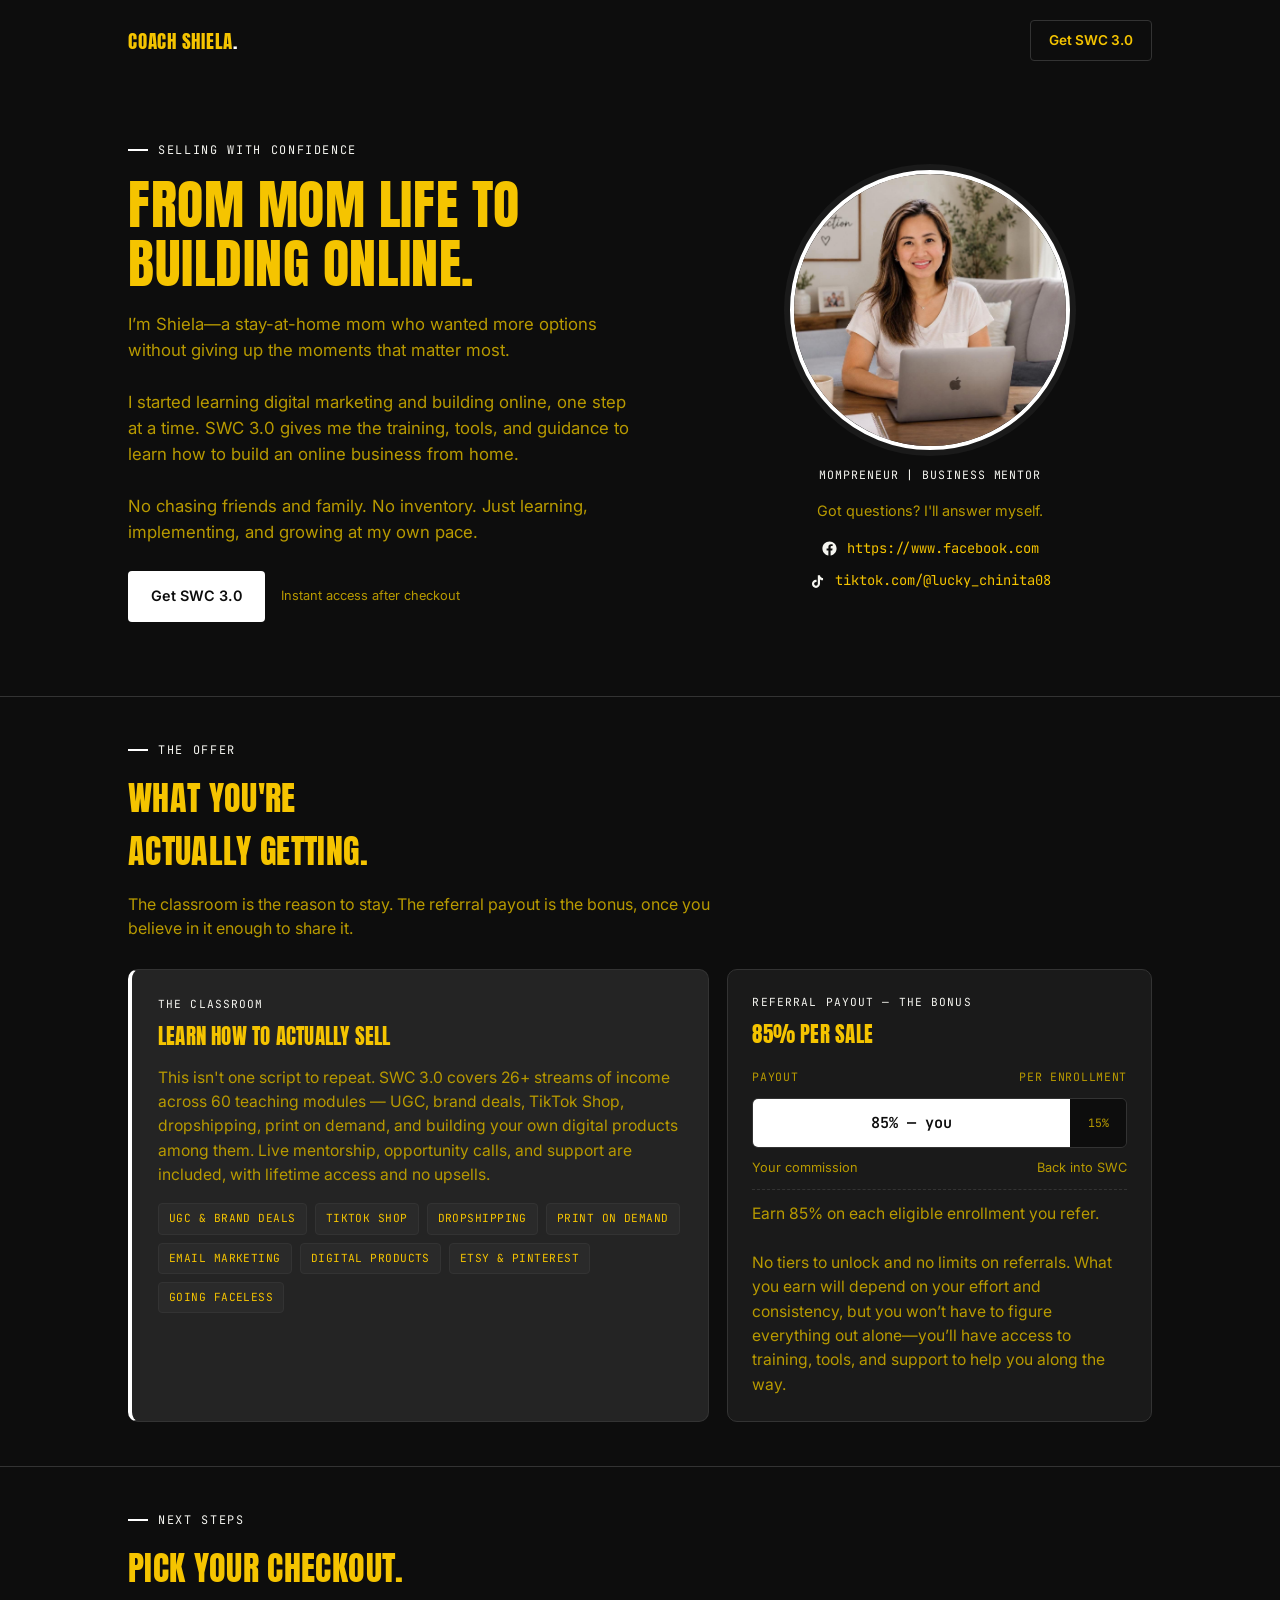
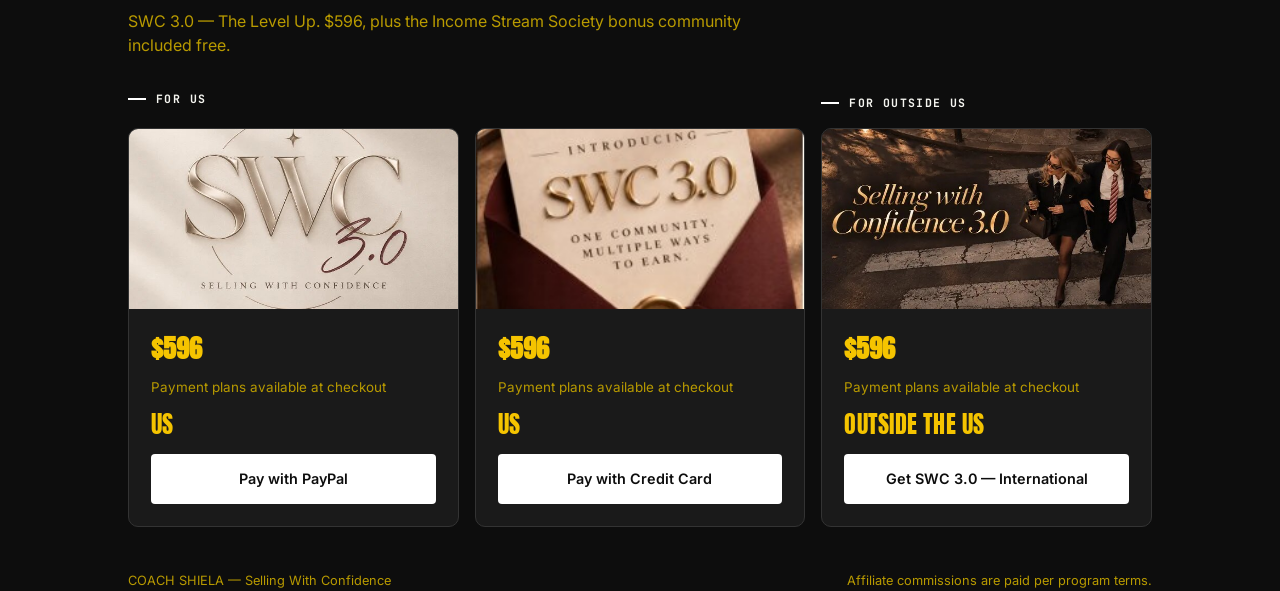
<file: shiela-feliciano.html>
<!DOCTYPE html>
<html lang="en">
<head>
<meta charset="UTF-8">
<meta name="viewport" content="width=device-width, initial-scale=1.0">
<title>Mompreneur | Business Mentor</title>
<link rel="icon" type="image/png" href="[data-uri]">
<link rel="preconnect" href="https://fonts.googleapis.com">
<link rel="stylesheet" href="https://fonts.googleapis.com/css2?family=Anton&family=Inter:wght@400;500;600;700&family=JetBrains+Mono:wght@400;500;700&display=swap">
<style>
:root{--ink:#0D0D0D;--surface:#1A1A1A;--surface-2:#242424;--line:#333333;--text:#F5C400;--text-soft:#B89A00;--accent:#FFFFFF;--accent-strong:#F5F5F0;--accent-tint:#2A2A2A;--on-accent:#0D0D0D;--font-head:'Anton', ui-sans-serif, system-ui, sans-serif;--font-body:'Inter', ui-sans-serif, system-ui, sans-serif;--font-mono:'JetBrains Mono', ui-monospace, monospace;--radius-btn:4px;--radius-card:10px;--head-transform:uppercase;--head-weight:400;--head-tracking:0.01em;--word-transform:uppercase;--word-weight:400;--word-tracking:0.04em;}
*{box-sizing:border-box;} html,body{margin:0;padding:0;}
body{background:var(--ink);color:var(--text);font-family:var(--font-body);line-height:1.55;-webkit-font-smoothing:antialiased;}
h1,h2,h3{font-family:var(--font-head);text-wrap:balance;margin:0;letter-spacing:var(--head-tracking);font-weight:var(--head-weight);text-transform:var(--head-transform);}
a{color:inherit;} img{max-width:100%;} ::selection{background:var(--accent-tint);}
:focus-visible{outline:2px solid var(--accent);outline-offset:3px;}
.wrap{max-width:1080px;margin:0 auto;padding:0 20px;}
.eyebrow{font-family:var(--font-mono);font-size:0.74rem;letter-spacing:0.14em;text-transform:uppercase;color:var(--accent-strong);display:flex;align-items:center;gap:10px;}
.eyebrow::before{content:"";width:20px;height:2px;background:var(--accent);}
.nav{display:flex;align-items:center;justify-content:space-between;padding:20px 0;}
.wordmark{font-family:var(--font-head);font-weight:var(--word-weight);font-size:1.2rem;letter-spacing:var(--word-tracking);text-transform:var(--word-transform);}
.wordmark span{color:var(--accent);}
.btn{display:inline-flex;align-items:center;justify-content:center;padding:13px 22px;border-radius:var(--radius-btn);font-family:var(--font-body);font-weight:600;font-size:0.9rem;text-decoration:none;border:1px solid transparent;cursor:pointer;transition:transform .15s ease,background .15s ease,border-color .15s ease;}
.btn:hover{transform:translateY(-1px);}
.btn-primary{background:var(--accent);color:var(--on-accent);}
.btn-primary:hover{background:var(--accent-strong);}
.btn-ghost{background:transparent;color:var(--text);border-color:var(--line);padding:9px 18px;font-size:0.85rem;}
.btn-ghost:hover{border-color:var(--accent);color:var(--accent-strong);}
.hero{padding-top:36px;padding-bottom:44px;display:flex;flex-direction:column;gap:34px;}
.hero.no-photo .hero-copy{max-width:70ch;}
.hero.hero-stacked{align-items:center;text-align:center;}
.hero.hero-stacked .hero-copy{align-items:center;max-width:60ch;}
.hero.hero-stacked .eyebrow{justify-content:center;}
.hero.hero-stacked .cta-row{justify-content:center;}
.hero.hero-stacked .hero-photo{order:-1;}
.hero-photo{display:flex;flex-direction:column;align-items:center;text-align:center;gap:16px;}
.hero-photo img,.photo-fallback{width:100%;max-width:240px;aspect-ratio:1/1;border-radius:50%;object-fit:cover;border:4px solid var(--accent);box-shadow:0 0 0 6px var(--surface);}
.photo-fallback{display:flex;align-items:center;justify-content:center;background:var(--surface);color:var(--accent);font-family:var(--font-head);font-weight:700;font-size:2.4rem;}
.hero-photo .role{font-family:var(--font-mono);font-size:0.72rem;letter-spacing:0.08em;text-transform:uppercase;color:var(--accent-strong);margin:0;}
.hero-photo .caption{font-size:0.9rem;color:var(--text-soft);max-width:30ch;margin:0;white-space:pre-line;}
.hero-contacts{display:flex;flex-direction:column;gap:10px;align-items:center;}
.contact-row{display:flex;align-items:center;gap:9px;font-family:var(--font-mono);font-size:0.86rem;color:var(--text);text-decoration:none;border-bottom:1px solid transparent;width:fit-content;}
.contact-row:hover{border-bottom-color:var(--accent);color:var(--accent-strong);}
.contact-row svg{flex:0 0 auto;color:var(--accent-strong);}
.hero h1{font-size:clamp(2rem,8vw,3.4rem);line-height:1.08;margin-top:16px;white-space:pre-line;}
.hero .lede{margin-top:18px;font-size:1.05rem;color:var(--text-soft);max-width:46ch;white-space:pre-line;}
.hero .cta-row{margin-top:26px;display:flex;align-items:center;gap:16px;flex-wrap:wrap;}
.cta-row .micro{font-size:0.8rem;color:var(--text-soft);white-space:pre-line;}
section.block{padding:44px 0;border-top:1px solid var(--line);}
.block h2{font-size:clamp(1.5rem,6vw,2.15rem);margin-top:12px;max-width:20ch;}
.block .lede{margin-top:14px;font-size:1rem;color:var(--text-soft);max-width:62ch;white-space:pre-line;}
.offer-grid{margin-top:28px;display:flex;flex-direction:column;gap:18px;}
.offer-card{border:1px solid var(--line);border-radius:var(--radius-card);padding:24px;background:var(--surface);min-width:0;}
.offer-card.modules{background:var(--surface-2);border-left:4px solid var(--accent);padding:26px 26px 28px;}
.offer-card .card-eyebrow,.card-eyebrow{font-family:var(--font-mono);font-size:0.7rem;letter-spacing:0.1em;text-transform:uppercase;color:var(--accent-strong);}
.offer-card h3{font-size:1.3rem;margin-top:8px;}
.offer-card p{color:var(--text-soft);margin:12px 0 0;font-size:0.98rem;white-space:pre-line;}
.tag-row{display:flex;flex-wrap:wrap;gap:8px;margin-top:16px;}
.tag{font-family:var(--font-mono);font-size:0.7rem;letter-spacing:0.04em;text-transform:uppercase;color:var(--text);background:var(--accent-tint);border:1px solid var(--line);border-radius:4px;padding:6px 10px;}
.ledger{margin-top:16px;}
.ledger-head{display:flex;justify-content:space-between;align-items:baseline;font-family:var(--font-mono);font-size:0.72rem;letter-spacing:0.06em;text-transform:uppercase;color:var(--text-soft);margin-bottom:12px;}
.split{display:flex;height:50px;border-radius:6px;overflow:hidden;border:1px solid var(--line);font-family:var(--font-mono);font-variant-numeric:tabular-nums;}
.split .you{background:var(--accent);color:var(--on-accent);display:flex;align-items:center;justify-content:center;font-weight:600;font-size:0.95rem;}
.split .them{background:var(--ink);color:var(--text-soft);display:flex;align-items:center;justify-content:center;font-size:0.72rem;}
.split-legend{display:flex;justify-content:space-between;margin-top:10px;font-size:0.8rem;color:var(--text-soft);}
.fine{margin-top:16px;font-size:0.8rem;color:var(--text-soft);border-top:1px dashed var(--line);padding-top:12px;white-space:pre-line;}
.checkout-groups{margin-top:28px;display:flex;flex-direction:column;gap:16px;}
.checkout-group-label{font-family:var(--font-mono);font-size:0.72rem;font-weight:700;letter-spacing:0.12em;text-transform:uppercase;color:var(--accent-strong);display:flex;align-items:center;gap:10px;}
.checkout-group-label:not(:first-child){margin-top:8px;}
.checkout-group-label::before{content:"";width:18px;height:2px;background:var(--accent);}
.buy-card{border:1px solid var(--line);border-radius:var(--radius-card);background:var(--surface);overflow:hidden;display:flex;flex-direction:column;min-width:0;}
.buy-thumb{height:180px;background:var(--ink);overflow:hidden;}
.buy-thumb img{width:100%;height:100%;object-fit:cover;object-position:center;display:block;}
.buy-body{padding:20px 22px 22px;display:flex;flex-direction:column;gap:10px;flex:1;min-width:0;}
.buy-region{font-family:var(--font-head);font-weight:var(--head-weight);text-transform:var(--head-transform);letter-spacing:var(--head-tracking);font-size:1.5rem;line-height:1.1;color:var(--text);margin-top:4px;overflow-wrap:break-word;}
.buy-price{display:flex;align-items:baseline;gap:10px;font-variant-numeric:tabular-nums;}
.buy-price .now,.ticket-price .now{font-family:var(--font-head);font-size:1.6rem;font-weight:700;}
.sale-tag{display:inline-block;font-family:var(--font-mono);font-size:0.72rem;letter-spacing:0.04em;text-transform:uppercase;color:var(--accent-strong);background:var(--accent-tint);border:1px solid var(--line);border-radius:4px;padding:4px 8px;margin:2px 0 0;white-space:pre-line;}
.buy-card .plan,.ticket .plan{font-size:0.84rem;color:var(--text-soft);margin:-2px 0 0;}
.buy-card .btn{margin-top:6px;}
.testimonial-grid{margin-top:28px;display:flex;flex-direction:column;gap:18px;}
.testimonial-card{border:1px solid var(--line);border-radius:var(--radius-card);background:var(--surface);padding:24px;display:flex;flex-direction:column;gap:14px;min-width:0;}
.testimonial-quote{margin:0;font-size:1.02rem;color:var(--text);white-space:pre-line;}
.testimonial-quote::before{content:"\201C";} .testimonial-quote::after{content:"\201D";}
.testimonial-name{font-family:var(--font-mono);font-size:0.72rem;letter-spacing:0.06em;text-transform:uppercase;color:var(--accent-strong);}
footer{padding:26px 0 40px;display:flex;flex-direction:column;gap:6px;color:var(--text-soft);font-size:0.8rem;}
footer div{white-space:pre-line;}
@media (min-width:700px){
.wrap{padding:0 28px;}
.hero{flex-direction:row;align-items:center;padding-top:60px;padding-bottom:74px;gap:48px;}
.hero.hero-stacked{flex-direction:column;}
.hero-copy{flex:1.2;max-width:58ch;min-width:0;}
.hero-photo{flex:1;}
.hero-photo img,.hero-photo .photo-fallback{max-width:280px;}
.offer-grid{flex-direction:row;align-items:stretch;}
.offer-card{flex:1;}
.offer-card.modules{flex:1.4;}
.testimonial-grid{flex-direction:row;align-items:stretch;}
.testimonial-card{flex:1;}
.checkout-groups{display:grid;grid-template-columns:repeat(var(--total-cols),1fr);align-items:stretch;}
.checkout-group-label{grid-row:1;grid-column:var(--gcol-start) / span var(--gcol-span);margin-top:0;}
.checkout-groups>.buy-card,.checkout-groups>.ticket{grid-row:2;grid-column:var(--gcol);min-width:0;}
footer{flex-direction:row;justify-content:space-between;}
}
.shell2{display:flex;flex-direction:column;min-height:100vh;}
.side2{background:var(--surface);border-bottom:1px solid var(--line);padding:36px 24px;display:flex;flex-direction:column;gap:14px;}
.side2 .wordmark{font-family:var(--font-head);font-weight:var(--word-weight);font-size:1.1rem;letter-spacing:var(--word-tracking);text-transform:var(--word-transform);}
.side2 .wordmark span{color:var(--accent);}
.side-photo{width:100%;max-width:150px;aspect-ratio:1/1;border-radius:18px;object-fit:cover;border:3px solid var(--accent);margin-top:6px;}
.side-photo.is-fallback{display:flex;align-items:center;justify-content:center;background:var(--surface-2);color:var(--accent);font-family:var(--font-head);font-weight:700;font-size:2rem;}
.side2 .role{font-family:var(--font-mono);font-size:0.7rem;letter-spacing:0.08em;text-transform:uppercase;color:var(--accent-strong);margin-top:4px;}
.side2 .caption{font-size:0.88rem;color:var(--text-soft);max-width:32ch;white-space:pre-line;}
.side2 .contacts{display:flex;flex-direction:column;gap:6px;}
.side2 h1{font-size:clamp(1.7rem,7vw,2.1rem);line-height:1.12;margin-top:10px;white-space:pre-line;}
.side2 .lede{margin-top:12px;font-size:0.98rem;color:var(--text-soft);max-width:42ch;white-space:pre-line;}
.side2 .cta-block{width:100%;margin-top:16px;}
.side2 .micro{font-size:0.78rem;color:var(--text-soft);margin-top:8px;text-align:center;white-space:pre-line;}
.main2{padding:40px 24px 60px;max-width:720px;margin:0 auto;width:100%;min-width:0;}
.block2{padding:36px 0;border-top:1px solid var(--line);}
.block2:first-child{border-top:none;padding-top:0;}
.block2 h2{font-size:clamp(1.4rem,6vw,1.9rem);margin-top:10px;max-width:22ch;}
.block2 .lede{margin-top:12px;font-size:0.98rem;color:var(--text-soft);white-space:pre-line;}
.stat-row{display:flex;align-items:baseline;gap:22px;margin-top:26px;flex-wrap:wrap;}
.stat-num{font-family:var(--font-head);font-weight:800;font-size:clamp(2.8rem,12vw,4rem);line-height:1;color:var(--accent);}
.stat-label{font-size:0.92rem;color:var(--text-soft);max-width:26ch;}
.mini-split{margin-top:14px;height:8px;border-radius:999px;background:var(--line);overflow:hidden;}
.mini-split .fill{height:100%;background:var(--accent);}
.offer-sub{margin-top:32px;padding-top:26px;border-top:1px dashed var(--line);}
.offer-sub h3{font-size:1.25rem;margin-top:8px;}
.offer-sub p{color:var(--text-soft);margin:12px 0 0;font-size:0.96rem;white-space:pre-line;}
.pull-quote{border-left:4px solid var(--accent);padding:4px 0 4px 20px;margin-top:26px;}
.pull-quote:first-of-type{margin-top:22px;}
.pull-quote p{font-family:var(--font-head);font-size:1.15rem;font-weight:var(--head-weight);color:var(--text);margin:0;line-height:1.4;white-space:pre-line;}
.pq-name{margin-top:10px;font-family:var(--font-mono);font-size:0.74rem;text-transform:uppercase;letter-spacing:0.06em;color:var(--accent-strong);}
.ticket{display:flex;flex-direction:column;border:1px solid var(--line);border-radius:var(--radius-card);background:var(--surface);overflow:hidden;min-width:0;}
.ticket-thumb{height:170px;background:var(--ink);}
.ticket-thumb img{width:100%;height:100%;object-fit:cover;display:block;}
.ticket-body{padding:20px 22px 22px;border-top:2px dashed var(--line);display:flex;flex-direction:column;gap:8px;min-width:0;}
.ticket-region{font-family:var(--font-head);font-weight:var(--head-weight);text-transform:var(--head-transform);letter-spacing:var(--head-tracking);font-size:1.3rem;line-height:1.15;color:var(--text);overflow-wrap:break-word;}
.ticket-price{display:flex;align-items:baseline;gap:10px;font-variant-numeric:tabular-nums;}
.ticket .btn{margin-top:8px;align-self:flex-start;}
.storefront-panel{margin-top:28px;border:1px solid var(--line);border-radius:var(--radius-card);background:var(--surface);padding:40px 32px;display:flex;flex-direction:column;align-items:center;text-align:center;gap:16px;}
.storefront-icon{color:var(--accent);}
.storefront-btn{padding:16px 32px;font-size:1rem;}
.storefront-note{margin:0;font-size:0.85rem;color:var(--text-soft);white-space:pre-line;}
@media (min-width:900px){
.shell2{flex-direction:row;}
.side2{width:320px;flex:0 0 320px;align-self:flex-start;position:sticky;top:0;border-bottom:none;border-right:1px solid var(--line);}
.main2{padding:48px 40px 70px;}
.ticket{flex-direction:row;}
.ticket-thumb{width:160px;height:auto;flex:0 0 160px;}
.ticket-body{border-top:none;border-left:2px dashed var(--line);flex:1;}
footer{flex-direction:row;justify-content:space-between;}
}
</style>
</head>
<body>
<div class="wrap"><div class="nav">
<div class="wordmark" data-field="brandName">COACH SHIELA<span>.</span></div>
<a class="btn btn-ghost" data-field="ctaText" href="#buy">Get SWC 3.0</a>
</div></div>
<div class="wrap hero">
<div class="hero-copy">
<div class="eyebrow" data-field="eyebrow">Selling With Confidence</div>
<h1 data-field="headline">FROM MOM LIFE TO BUILDING ONLINE.
</h1>
<p class="lede" data-field="lede">I’m Shiela—a stay-at-home mom who wanted more options without giving up the moments that matter most.

I started learning digital marketing and building online, one step at a time. SWC 3.0 gives me the training, tools, and guidance to learn how to build an online business from home.

No chasing friends and family. No inventory. Just learning, implementing, and growing at my own pace. </p>
<div class="cta-row"><a class="btn btn-primary" data-field="ctaText" href="#buy">Get SWC 3.0</a><span class="micro" data-field="microNote">Instant access after checkout</span></div>
</div>
<div class="hero-photo"><img data-field="photoUrl" src="[data-uri]" alt="Photo for COACH SHIELA"><p class="role" data-field="roleLabel">Mompreneur | Business Mentor</p><p class="caption" data-field="caption">Got questions? I'll answer myself.</p><div class="hero-contacts"><a class="contact-row" data-field="contactSocialLabel" href="https://www.facebook.com/profile.php?id=61587440896852" target="_blank" rel="noopener"><svg width="17" height="17" viewBox="0 0 24 24" fill="currentColor"><path d="M22 12c0-5.523-4.477-10-10-10S2 6.477 2 12c0 4.991 3.657 9.128 8.438 9.878v-6.987h-2.54V12h2.54V9.797c0-2.506 1.492-3.89 3.777-3.89 1.094 0 2.238.195 2.238.195v2.46h-1.26c-1.243 0-1.63.771-1.63 1.562V12h2.773l-.443 2.89h-2.33v6.988C18.343 21.128 22 16.991 22 12z"/></svg><span>https://www.facebook.com</span></a><a class="contact-row" data-field="contactSocial2Label" href="https://www.tiktok.com/@lucky_chinita08" target="_blank" rel="noopener"><svg width="17" height="17" viewBox="0 0 24 24" fill="currentColor"><path d="M16.6 5.82s.51.5 0 0A4.278 4.278 0 0 1 15.54 3h-3.09v12.4a2.592 2.592 0 0 1-2.59 2.5c-1.42 0-2.6-1.16-2.6-2.6 0-1.72 1.66-3.01 3.37-2.48V9.66c-3.45-.46-6.47 2.22-6.47 5.64 0 3.33 2.76 5.7 5.69 5.7 3.14 0 5.69-2.55 5.69-5.7V9.01a7.35 7.35 0 0 0 4.3 1.38V7.3s-1.88.09-3.24-1.48z"/></svg><span>tiktok.com/@lucky_chinita08</span></a></div></div></div>
<section class="block"><div class="wrap"><div class="eyebrow" data-field="offerEyebrow">The Offer</div>
<h2 data-field="offerHeadline">What you're actually getting.</h2>
<p class="lede" data-field="offerLede">The classroom is the reason to stay. The referral payout is the bonus, once you believe in it enough to share it.</p>
<div class="offer-grid">
<div class="offer-card modules">
<div class="card-eyebrow" data-field="classroomEyebrow">The Classroom</div>
<h3 data-field="classroomTitle">Learn how to actually sell</h3>
<p data-field="classroomBody">This isn't one script to repeat. SWC 3.0 covers 26+ streams of income across 60 teaching modules — UGC, brand deals, TikTok Shop, dropshipping, print on demand, and building your own digital products among them. Live mentorship, opportunity calls, and support are included, with lifetime access and no upsells.</p>
<div class="tag-row" data-field="classroomTags"><span class="tag">UGC &amp; Brand Deals</span><span class="tag">TikTok Shop</span><span class="tag">Dropshipping</span><span class="tag">Print On Demand</span><span class="tag">Email Marketing</span><span class="tag">Digital Products</span><span class="tag">Etsy &amp; Pinterest</span><span class="tag">Going Faceless</span></div>
</div>
<div class="offer-card">
<div class="card-eyebrow" data-field="referralEyebrow">Referral Payout — The Bonus</div>
<h3 data-field="youPercent">85% per sale</h3>
<div class="ledger"><div class="ledger-head"><span>Payout</span><span>Per enrollment</span></div>
<div class="split" data-field="youPercent"><div class="you" style="flex:0 0 85%">85% — you</div><div class="them" style="flex:0 0 15%">15%</div></div>
<div class="split-legend"><span data-field="youLabel">Your commission</span><span>Back into SWC</span></div></div>
<p class="fine" data-field="finePrint">Earn 85% on each eligible enrollment you refer.

No tiers to unlock and no limits on referrals. What you earn will depend on your effort and consistency, but you won’t have to figure everything out alone—you’ll have access to training, tools, and support to help you along the way.</p>
</div>
</div>
</div></section>
<section class="block" id="buy"><div class="wrap"><div class="eyebrow" data-field="buyEyebrow">Next Steps</div>
<h2 data-field="buyHeadline">Pick your checkout.</h2>
<p class="lede" data-field="buyLede">SWC 3.0 — The Level Up. $596, plus the Income Stream Society bonus community included free. </p>
<div class="checkout-groups" style="--total-cols:3;"><div class="checkout-group-label" style="--gcol-start:1;--gcol-span:2;">For US</div><div class="buy-card" data-field="cardA_link" style="--gcol:1;"><div class="buy-thumb"><img src="[data-uri]" alt="SWC 3.0 — Pay with PayPal"></div><div class="buy-body"><div class="buy-price"><span class="now">$596</span></div><p class="plan">Payment plans available at checkout</p><div class="buy-region">US</div><a class="btn btn-primary" href="https://shop.beacons.ai/ladysteph_creates/32ad246b-2c1f-4af9-85be-caa79424c302?affiliateKey=[base64]%3D%3D&pageViewSource=lib_view&referrer=https%3A%2F%2Fbeacons.ai%2Fpinaymombiz%3Ffbclid%3DIwcGRvZgNleHRuA2FlbQIxMQBzcnRjBmFwcF9pZA80Mzc2MjYzMTY5NzM3ODgAAR7P6wstZ242pU8OPul4r9fIjZUKxJidadLKwZJ-hM5uiAyNstaisq68FiSYYA_aem_XgdeDrOi4rdhxTb6KtyU7w&show_back_button=true" target="_blank" rel="noopener">Pay with PayPal</a></div></div><div class="buy-card" data-field="cardA2_link" style="--gcol:2;"><div class="buy-thumb"><img src="[data-uri]" alt="SWC 3.0 — Pay with Credit Card"></div><div class="buy-body"><div class="buy-price"><span class="now">$596</span></div><p class="plan">Payment plans available at checkout</p><div class="buy-region">US</div><a class="btn btn-primary" href="https://stan.store/affiliates/3f31fe5b-566c-492e-b1a3-115ebb0731e0" target="_blank" rel="noopener">Pay with Credit Card</a></div></div><div class="checkout-group-label" style="--gcol-start:3;--gcol-span:1;">For Outside US</div><div class="buy-card" data-field="cardB_link" style="--gcol:3;"><div class="buy-thumb"><img src="[data-uri]" alt="SWC 3.0 International"></div><div class="buy-body"><div class="buy-price"><span class="now">$596</span></div><p class="plan">Payment plans available at checkout</p><div class="buy-region">Outside the US</div><a class="btn btn-primary" href="https://stan.store/affiliates/569a72f9-600a-4844-a85d-8e4a276be4a4" target="_blank" rel="noopener">Get SWC 3.0 — International</a></div></div></div></div></section>
<footer class="wrap"><div data-field="brandName">COACH SHIELA — Selling With Confidence</div><div data-field="footerRight">Affiliate commissions are paid per program terms.</div></footer>
</body></html>
</file>
<file: style.css>
/* Layout concept: a graph-paper notebook. Sticky lesson path on the left, one reading column,
   and wide "chalkboard" stages where expressions move like tiles. */
:root{
  --paper:#f6f8fc;
  --grid:rgba(52,92,170,.075);
  --card:#ffffff;
  --stage:#fbfcff;
  --ink:#16213a;
  --muted:#59657d;
  --line:#d6deec;
  --accent:#2c56c9;
  --accent-soft:#e3eafc;
  --on-accent:#ffffff;
  --hi:#ffe66b;
  --exp:#b0236a;
  --red:#d13a2c;
  --ok:#1d8048;
  --ok-soft:#e1f4e8;
  --bad-soft:#fde6e3;
  --g0:#ffd8a8; --g1:#b9e6c9; --g2:#c8d8ff; --g3:#f7c7de; --g4:#d9ccff; --g5:#c2ecec;
  --gb0:#d9822b; --gb1:#2f9a5a; --gb2:#3f63c7; --gb3:#c2457e; --gb4:#7350c9; --gb5:#24908f;
  --f-display:"Bricolage Grotesque","Segoe UI",system-ui,sans-serif;
  --f-body:"Atkinson Hyperlegible","Segoe UI",system-ui,sans-serif;
  --f-math:"STIX Two Text","Cambria Math","Times New Roman",serif;
  --r:14px;
}
@media (prefers-color-scheme: dark){
  :root:not([data-theme="light"]){
    --paper:#0e1421; --grid:rgba(130,165,235,.06); --card:#151d2e; --stage:#111a2a;
    --ink:#e7edf8; --muted:#9eabc3; --line:#29344c; --accent:#86a6ff; --accent-soft:#1f2b4a; --on-accent:#0e1421;
    --hi:#6a5713; --exp:#ff86c0; --red:#ff6a5c; --ok:#55d58f; --ok-soft:#173326; --bad-soft:#3b1d1b;
    --g0:#5a3a17; --g1:#1d4a31; --g2:#253a6e; --g3:#5a2342; --g4:#3b2c6b; --g5:#1b4a4a;
    --gb0:#ffb25e; --gb1:#5fd38f; --gb2:#8aa7ff; --gb3:#ff8ec0; --gb4:#b69bff; --gb5:#5fd6d4;
    color-scheme:dark;
  }
}
:root[data-theme="dark"]{
  --paper:#0e1421; --grid:rgba(130,165,235,.06); --card:#151d2e; --stage:#111a2a;
  --ink:#e7edf8; --muted:#9eabc3; --line:#29344c; --accent:#86a6ff; --accent-soft:#1f2b4a; --on-accent:#0e1421;
  --hi:#6a5713; --exp:#ff86c0; --red:#ff6a5c; --ok:#55d58f; --ok-soft:#173326; --bad-soft:#3b1d1b;
  --g0:#5a3a17; --g1:#1d4a31; --g2:#253a6e; --g3:#5a2342; --g4:#3b2c6b; --g5:#1b4a4a;
  --gb0:#ffb25e; --gb1:#5fd38f; --gb2:#8aa7ff; --gb3:#ff8ec0; --gb4:#b69bff; --gb5:#5fd6d4;
  color-scheme:dark;
}

*,*::before,*::after{box-sizing:border-box}
html{scroll-behavior:smooth}
body{
  margin:0;
  background-color:var(--paper);
  background-image:
    linear-gradient(var(--grid) 1px,transparent 1px),
    linear-gradient(90deg,var(--grid) 1px,transparent 1px);
  background-size:24px 24px;
  color:var(--ink);
  font-family:var(--f-body);
  font-size:17px;
  line-height:1.6;
  padding-left:max(16px,env(safe-area-inset-left,0px));
  padding-right:max(16px,env(safe-area-inset-right,0px));
}
body::before{content:"";position:fixed;inset:0 0 auto;height:env(safe-area-inset-top,0px);z-index:10;background:var(--paper)}
h1,h2,h3,h4{font-family:var(--f-display);line-height:1.15;text-wrap:balance;margin:0}
p{margin:0}
sup{font-size:.62em;line-height:0}
i{font-family:var(--f-math)}
.m{font-family:var(--f-math);font-size:1.08em}
.m i,.m{font-style:italic}
kbd{font-family:var(--f-body);font-size:.85em;border:1px solid var(--line);border-bottom-width:2px;border-radius:6px;padding:.05em .4em;background:var(--card)}
a{color:var(--accent)}
:focus-visible{outline:3px solid var(--accent);outline-offset:2px;border-radius:4px}
.skip{position:absolute;left:-999px;top:0}
.skip:focus{left:16px;top:16px;background:var(--card);padding:.5em 1em;z-index:20}

/* prose radical: √ with overline */
.r{white-space:nowrap;font-family:var(--f-math)}
.ov{border-top:1.5px solid currentColor;padding:0 .1em;margin-left:.02em}
sup.idx{font-size:.55em;margin-right:-.35em;vertical-align:.7em}

/* ---------- layout ---------- */
.layout{max-width:1180px;margin:0 auto;display:grid;grid-template-columns:240px minmax(0,1fr);gap:48px;padding-block:32px 64px}
main{min-width:0;max-width:820px;display:flex;flex-direction:column;gap:72px}

.toc{position:sticky;top:calc(env(safe-area-inset-top,0px) + 24px);align-self:start;display:flex;flex-direction:column;gap:16px}
.toc-brand{display:flex;align-items:center;gap:10px;font-family:var(--f-display);font-weight:700;font-size:.95rem;color:var(--muted);text-transform:uppercase;letter-spacing:.06em}
.toc-logo{font-family:var(--f-math);font-style:italic;text-transform:none;letter-spacing:0;background:var(--accent);color:var(--on-accent);border-radius:9px;padding:.15em .45em;font-size:1.1rem}
.toc ol{list-style:none;margin:0;padding:0;display:flex;flex-direction:column;gap:2px;position:relative}
.toc ol::before{content:"";position:absolute;left:14px;top:14px;bottom:14px;width:2px;background:var(--line)}
.toc a{display:flex;align-items:center;gap:12px;padding:6px 8px 6px 0;text-decoration:none;color:var(--muted);border-radius:8px;position:relative}
.toc-n{flex:none;width:30px;height:30px;border-radius:50%;display:grid;place-items:center;background:var(--card);border:2px solid var(--line);font-family:var(--f-display);font-weight:700;font-size:.85rem;color:var(--muted);transition:background .25s,border-color .25s,color .25s}
.toc a:hover .toc-t{color:var(--ink)}
.toc a.is-active .toc-n{background:var(--accent);border-color:var(--accent);color:var(--on-accent)}
.toc a.is-active .toc-t{color:var(--ink);font-weight:700}
.toc a.is-done .toc-n{border-color:var(--ok);color:var(--ok)}
.toc a.is-done .toc-n::after{content:"✓";position:absolute;left:20px;top:2px;font-size:.75rem;background:var(--ok);color:var(--card);border-radius:50%;width:16px;height:16px;display:grid;place-items:center}
.toc a.is-active.is-done .toc-n{color:var(--on-accent)}
.toc-progress{font-size:.85rem;color:var(--muted)}

/* ---------- hero ---------- */
.hero{display:flex;flex-direction:column;gap:20px;padding-top:8px}
.eyebrow{font-family:var(--f-display);text-transform:uppercase;letter-spacing:.12em;font-size:.8rem;font-weight:700;color:var(--accent)}
.hero h1{font-size:clamp(2.4rem,7vw,4.4rem);font-weight:800;letter-spacing:-.02em}
.lede{font-size:1.18rem;max-width:62ch;color:var(--muted)}
.howto{display:flex;flex-direction:column;gap:10px}
.h-small{font-size:1.05rem;font-weight:700}
.howto-list{margin:0;padding-left:1.2em;display:flex;flex-direction:column;gap:6px;max-width:68ch}

/* ---------- sections ---------- */
section[data-section]{scroll-margin-top:24px}
.sec-head{display:flex;flex-direction:column;gap:10px;padding-bottom:20px;border-bottom:2px solid var(--ink);margin-bottom:28px}
.sec-n{font-family:var(--f-display);font-weight:700;font-size:.8rem;text-transform:uppercase;letter-spacing:.12em;color:var(--accent)}
.sec-head h2{font-size:clamp(1.8rem,4.5vw,2.6rem);font-weight:800;letter-spacing:-.015em}
.sec-head p{color:var(--muted);max-width:64ch}
.topic{display:flex;flex-direction:column;gap:14px;margin-bottom:44px}
.topic>p,.topic>.process,.topic>ol,.topic>ul{max-width:68ch}
.topic h3{font-size:1.35rem;font-weight:700;display:flex;gap:10px;align-items:baseline}
.tn{font-family:var(--f-display);font-size:.85rem;color:var(--accent);font-weight:700;min-width:2.2em}
.example{background:var(--card);border:1px dashed var(--line);border-radius:10px;padding:10px 14px}
.note{font-size:.9rem;color:var(--muted)}
.warn{background:var(--bad-soft);border-radius:10px;padding:10px 14px}

.mini-grid{display:grid;grid-template-columns:repeat(auto-fit,minmax(160px,1fr));gap:10px}
.mini{background:var(--card);border:1px solid var(--line);border-radius:12px;padding:12px 14px;display:flex;flex-direction:column;gap:2px}
.mini .m{font-size:1.3rem}
.mini .cap{font-size:.85rem;color:var(--muted)}

.pair{display:grid;grid-template-columns:repeat(auto-fit,minmax(300px,1fr));gap:16px}
.pair .stepper{margin:0}

.gemdas{list-style:none;margin:0;padding:0;display:grid;grid-template-columns:repeat(auto-fit,minmax(170px,1fr));gap:10px}
.gemdas li{background:var(--card);border:1px solid var(--line);border-radius:12px;padding:12px;display:flex;flex-direction:column;gap:4px}
.gemdas b{font-family:var(--f-display);font-size:1.5rem;color:var(--accent);line-height:1}
.gemdas span{font-size:.9rem}

.table-wrap{overflow-x:auto;border:1px solid var(--line);border-radius:12px;background:var(--card)}
.tbl{width:100%;border-collapse:collapse;font-variant-numeric:tabular-nums}
.tbl th,.tbl td{text-align:left;padding:10px 14px;border-bottom:1px solid var(--line);vertical-align:top}
.tbl th{font-family:var(--f-display);font-size:.8rem;text-transform:uppercase;letter-spacing:.06em;color:var(--muted);background:var(--stage)}
.tbl tr:last-child td{border-bottom:0}
.tbl td.m{white-space:nowrap}

.rule{display:grid;grid-template-columns:auto 1fr;gap:4px 18px;align-items:baseline;background:var(--accent-soft);border-radius:12px;padding:14px 18px}
.rule-name{font-family:var(--f-display);font-weight:700;text-transform:uppercase;letter-spacing:.06em;font-size:.78rem;color:var(--accent)}
.rule-f{font-size:1.45rem}
.rule-say{grid-column:1/-1;font-size:.95rem}
@media (max-width:520px){.rule{grid-template-columns:1fr}.rule-f{font-size:1.25rem}}

.process{margin:0;padding-left:1.4em;display:flex;flex-direction:column;gap:6px}
.process li::marker{font-family:var(--f-display);font-weight:700;color:var(--accent)}

.mistakes{display:grid;grid-template-columns:repeat(auto-fit,minmax(240px,1fr));gap:12px}
.mistake{background:var(--card);border:1px solid var(--line);border-radius:12px;padding:14px;display:flex;flex-direction:column;gap:6px}
.mistake .bad{color:var(--red);text-decoration:line-through;text-decoration-thickness:2px}
.mistake .bad::before{content:"✗ ";font-style:normal}
.mistake .good{color:var(--ok);font-weight:600}
.mistake .good::before{content:"✓ ";font-style:normal}
.mistake p{font-size:.9rem;color:var(--muted)}

.checks{display:flex;flex-direction:column;gap:8px;background:var(--card);border:1px solid var(--line);border-radius:var(--r);padding:18px}
.checks details{border-top:1px solid var(--line);padding-top:8px}
.checks summary{cursor:pointer;font-weight:700}
.checks summary::marker{color:var(--accent)}
.checks details p{padding:6px 0 4px 1.1em;color:var(--ok);font-weight:700}

.done{display:inline-flex;align-items:center;gap:10px;margin-top:16px;font-weight:700;cursor:pointer;background:var(--card);border:2px solid var(--line);border-radius:999px;padding:8px 16px;align-self:flex-start}
.done input{width:20px;height:20px;accent-color:var(--ok)}
.done:has(input:checked){border-color:var(--ok);background:var(--ok-soft)}

/* anatomy */
.anatomy{display:flex;align-items:center;gap:28px;flex-wrap:wrap;background:var(--card);border:1px solid var(--line);border-radius:var(--r);padding:20px 24px}
.anat-expr{font-family:var(--f-math);font-size:4.5rem;line-height:1}
.anat-base{background:var(--hi);border-radius:8px;padding:0 .1em}
.anat-exp{color:var(--exp);font-weight:600}
.anat-labels{display:flex;flex-direction:column;gap:8px}
.lab{display:flex;align-items:center;gap:8px;font-size:.95rem}
.lab::before{content:"";width:14px;height:14px;border-radius:4px;flex:none}
.lab-base::before{background:var(--hi)}
.lab-exp::before,.lab-idx::before{background:var(--exp)}
.lab-sym::before{background:var(--accent)}
.lab-rad::before{background:var(--hi)}
.rad-anat .anat-expr{font-size:3.6rem}
.rad-anat .rad-idx{color:var(--exp);font-weight:600}
.rad-anat .rad-sym{color:var(--accent)}
.rad-anat .rad-in{background:var(--hi);border-radius:0 0 6px 6px}

/* ---------- buttons ---------- */
.btn{font:inherit;font-weight:700;font-size:.95rem;border:2px solid var(--accent);background:var(--accent);color:var(--on-accent);border-radius:999px;padding:7px 16px;cursor:pointer;transition:transform .15s,background .2s;white-space:nowrap}
.btn:hover{transform:translateY(-1px)}
.btn:active{transform:translateY(1px)}
.btn.ghost{background:transparent;color:var(--accent)}
.btn:disabled{opacity:.4;cursor:not-allowed;transform:none}
.chips{display:flex;flex-wrap:wrap;gap:8px}
.chip-btn{font:inherit;font-size:.9rem;border:1.5px solid var(--line);background:var(--card);color:var(--ink);border-radius:999px;padding:4px 12px;cursor:pointer;font-family:var(--f-math)}
.chip-btn:hover{border-color:var(--accent);color:var(--accent)}
.seg{display:flex;flex-wrap:wrap;gap:6px}
.seg-btn{font:inherit;font-size:.9rem;font-weight:700;border:2px solid var(--line);background:var(--card);color:var(--muted);border-radius:999px;padding:6px 14px;cursor:pointer}
.seg-btn.is-on{border-color:var(--accent);color:var(--accent);background:var(--accent-soft)}

/* ---------- stepper ---------- */
.stepper{background:var(--card);border:1px solid var(--line);border-radius:var(--r);overflow:hidden;box-shadow:0 1px 0 var(--line),0 10px 30px -18px rgba(20,40,90,.35)}
.st-head{display:flex;align-items:baseline;gap:10px;flex-wrap:wrap;padding:10px 16px;border-bottom:1px solid var(--line)}
.st-tag{font-family:var(--f-display);font-size:.7rem;font-weight:700;text-transform:uppercase;letter-spacing:.1em;color:var(--accent)}
.st-title{font-family:var(--f-math);font-style:italic;font-size:1.05rem}
.st-stage{position:relative;min-height:9.5rem;display:grid;place-items:center;padding:28px 16px;background-color:var(--stage);
  background-image:linear-gradient(var(--grid) 1px,transparent 1px),linear-gradient(90deg,var(--grid) 1px,transparent 1px);background-size:16px 16px;overflow:hidden}
.expr{font-family:var(--f-math);font-size:clamp(1.55rem,4.6vw,2.45rem);line-height:1.9;text-align:center;max-width:100%}
.st-note{padding:12px 16px;min-height:4.4em;border-top:1px solid var(--line);font-size:1rem}
.st-note.in{animation:noteIn .45s ease-out}
.st-bar{display:flex;align-items:center;gap:10px;flex-wrap:wrap;padding:10px 16px 14px}
.st-dots{display:flex;gap:6px;flex-wrap:wrap;flex:1;min-width:80px}
.dot{width:12px;height:12px;border-radius:50%;border:2px solid var(--accent);background:transparent;padding:0;cursor:pointer;transition:background .2s,transform .2s}
.dot.is-past{background:var(--accent-soft)}
.dot.is-on{background:var(--accent);transform:scale(1.25)}
.st-count{font-size:.85rem;color:var(--muted);font-variant-numeric:tabular-nums}
.stepper.compact .st-stage{min-height:11rem}
.hero-demo .expr{font-size:clamp(1.7rem,5.5vw,2.9rem)}

/* math tokens inside the stage */
.tok{display:inline-block;padding:0 .05em;border-radius:.18em;transition:background-color .4s,color .4s;position:relative}
.tok.op{color:var(--muted);margin:0 .14em;font-style:normal}
.expr sup{font-size:.58em;vertical-align:.95em;line-height:1}
.expr sup .tok{padding:0 .04em}
.tok.hl{background:var(--hi)}
.tok.hl2{color:var(--exp);font-weight:600}
.tok.changed{animation:flash .8s ease-out}
.tok.cancel{color:var(--muted)}
.tok.cancel::after{content:"";position:absolute;left:-12%;right:-12%;top:52%;height:3px;border-radius:2px;background:var(--red);transform:rotate(-28deg) scaleX(0);animation:strike .45s .25s ease-out forwards}
.ghost{z-index:2}
.frac{display:inline-flex;flex-direction:column;align-items:center;vertical-align:middle;margin:0 .12em;line-height:1.5}
.frac>.num{padding:0 .18em .08em;border-bottom:2px solid currentColor;min-width:100%;text-align:center}
.frac>.den{padding:.08em .18em 0}
.rad{display:inline-flex;align-items:stretch;vertical-align:middle;position:relative;line-height:1.35;margin:0 .05em}
.rad.has-idx{margin-left:.32em}
.rad-sym{flex:none;width:.62em;display:block}
.rad-sym svg{display:block;width:100%;height:100%;overflow:visible}
.rad-sym path{fill:none;stroke:currentColor;stroke-width:2;stroke-linejoin:round;stroke-linecap:round;vector-effect:non-scaling-stroke}
.rad-in{border-top:2px solid currentColor;padding:.1em .14em 0 .08em}
.rad-idx{position:absolute;left:-.3em;top:.12em;font-size:.48em;line-height:1}
.chip{display:inline-block;min-width:1.45em;text-align:center;padding:0 .22em;margin:.05em .06em;border-radius:.35em;background:var(--accent-soft);border:1.5px solid var(--line);font-size:.78em;line-height:1.5;font-style:normal}
.chip i{font-style:italic}
.grp{display:inline-block;border:2px dashed var(--gbc,var(--line));border-radius:.5em;padding:.05em .06em;margin:0 .08em;animation:grpIn .5s ease-out}
.chip.g0,.grp.g0{--gc:var(--g0);--gbc:var(--gb0)} .chip.g1,.grp.g1{--gc:var(--g1);--gbc:var(--gb1)}
.chip.g2,.grp.g2{--gc:var(--g2);--gbc:var(--gb2)} .chip.g3,.grp.g3{--gc:var(--g3);--gbc:var(--gb3)}
.chip.g4,.grp.g4{--gc:var(--g4);--gbc:var(--gb4)} .chip.g5,.grp.g5{--gc:var(--g5);--gbc:var(--gb5)}
.chip[class*=" g"]{background:var(--gc);border-color:var(--gbc)}
.chip.out{font-size:.95em}
.rad-in .chip{vertical-align:middle}

/* area tiles */
.tiles{display:inline-grid;gap:4px;vertical-align:middle}
.tiles.row{grid-template-columns:repeat(8,1.25rem)}
.tiles.sq{grid-template-columns:repeat(4,1.25rem)}
.tile{width:1.25rem;height:1.25rem;border-radius:3px;background:var(--accent);opacity:.85}
.side-lab{font-size:.6em;color:var(--exp);font-weight:600;font-style:normal}
.area-wrap{display:inline-flex;align-items:center;gap:.6em;flex-wrap:wrap;justify-content:center}
.area-col{display:inline-flex;flex-direction:column;align-items:center;gap:.2em}

/* pattern table */
.ptable{display:inline-grid;grid-template-columns:auto auto auto 4.5em;column-gap:.4em;row-gap:0;align-items:center;font-size:.82em;line-height:1.6}
.prow{display:contents}
.tok.arrow{font-size:.5em;color:var(--accent);font-family:var(--f-body);font-weight:700;font-style:normal;text-align:left}

/* ---------- tools ---------- */
.tool{display:flex;flex-direction:column;gap:14px;background:var(--card);border:1px solid var(--line);border-radius:var(--r);padding:18px}
.tool .stepper{box-shadow:none}
.tool-form{display:flex;flex-wrap:wrap;align-items:flex-end;gap:12px}
.tool-form label{font-size:.85rem;font-weight:700;color:var(--muted)}
.tool-form>label{width:100%}
.field{display:flex;flex-direction:column;gap:4px}
input[type=number],input[type=text],select{font:inherit;font-size:1rem;padding:7px 10px;border:2px solid var(--line);border-radius:10px;background:var(--stage);color:var(--ink);min-width:0}
input[type=number]{width:8em}
.rad-form input[type=number]{width:6.5em}
input:focus,select:focus{border-color:var(--accent);outline:none}
.tool-err{color:var(--red);font-weight:700}
.ladder-out{display:flex;flex-wrap:wrap;gap:24px 40px;align-items:flex-start;min-height:6rem}
.ladder{font-family:var(--f-math);font-size:1.35rem;display:flex;flex-direction:column}
.lrow{display:grid;grid-template-columns:2.4em auto;animation:rowIn .45s both;animation-delay:calc(var(--i) * .4s)}
.ldiv{color:var(--exp);font-weight:600;text-align:right;padding-right:.4em;border-right:2px solid var(--ink)}
.lnum{padding:0 .4em;border-bottom:2px solid var(--ink);min-width:3em}
.lrow.last .ldiv{border-right-color:transparent}
.lrow.last .lnum{border-bottom-color:transparent}
.ladder-res{display:flex;flex-direction:column;gap:8px;animation:rowIn .5s both;animation-delay:calc(var(--i) * .4s);max-width:100%;min-width:0}
.ladder-res .m{font-size:1.35rem}
.ladder-res .lbl{font-size:.8rem;text-transform:uppercase;letter-spacing:.08em;color:var(--muted);font-family:var(--f-display);font-weight:700}

.cards{display:grid;grid-template-columns:repeat(auto-fill,minmax(88px,1fr));gap:10px}
.fc{font:inherit;border:0;padding:0;background:none;cursor:pointer;perspective:600px;height:72px;color:var(--ink)}
.fc-in{position:relative;display:block;width:100%;height:100%;transition:transform .5s cubic-bezier(.3,.9,.3,1.15);transform-style:preserve-3d}
.fc.on .fc-in{transform:rotateY(180deg)}
.fc-f,.fc-b{position:absolute;inset:0;display:grid;place-items:center;border-radius:12px;backface-visibility:hidden;-webkit-backface-visibility:hidden;font-family:var(--f-math);font-size:1.35rem}
.fc-f{background:var(--card);border:2px solid var(--line)}
.fc-b{background:var(--accent);color:var(--on-accent);transform:rotateY(180deg);font-weight:600}

/* ---------- quiz ---------- */
.quiz{background:var(--card);border:1px solid var(--line);border-radius:var(--r);padding:20px;display:flex;flex-direction:column;gap:14px;margin-top:14px}
.qz-top{display:flex;justify-content:space-between;font-weight:700;font-size:.9rem;color:var(--muted);font-variant-numeric:tabular-nums}
.qz-bar{height:8px;border-radius:99px;background:var(--accent-soft);overflow:hidden}
.qz-bar i{display:block;height:100%;width:0;background:var(--accent);border-radius:99px;transition:width .5s ease}
.qz-kind{font-family:var(--f-display);text-transform:uppercase;letter-spacing:.1em;font-size:.75rem;font-weight:700;color:var(--accent)}
.qz-q{font-size:1.15rem}
.qz-q .big{display:block;font-family:var(--f-math);font-size:2rem;margin-top:6px}
.qz-form{display:flex;flex-wrap:wrap;gap:10px;align-items:center}
.qz-form .rad-ans{display:inline-flex;align-items:center;gap:6px;font-family:var(--f-math);font-size:1.6rem}
.qz-form .rad-ans input{width:4.5em}
.qz-form input[type=text]{width:9em}
.opt{font:inherit;font-family:var(--f-math);font-size:1.25rem;border:2px solid var(--line);background:var(--stage);color:var(--ink);border-radius:12px;padding:8px 18px;cursor:pointer;min-width:5.5em}
.opt:hover:not(:disabled){border-color:var(--accent)}
.opt.right{border-color:var(--ok);background:var(--ok-soft)}
.opt.wrong{border-color:var(--red);background:var(--bad-soft)}
.qz-fb{border-radius:12px}
.qz-fb:empty{display:none}
.qz-fb .res{padding:12px 16px;border-radius:12px;display:flex;flex-direction:column;gap:6px;animation:noteIn .4s ease-out}
.qz-fb .res.ok{background:var(--ok-soft)}
.qz-fb .res.no{background:var(--bad-soft)}
.qz-fb .res b.t{font-family:var(--f-display);font-size:1.1rem}
.qz-fb .sol{font-family:var(--f-math);font-size:1.1rem}
.qz-fb .actions{display:flex;gap:10px;margin-top:6px}
.qz-end{display:flex;flex-direction:column;gap:12px;align-items:flex-start}
.qz-end .score{font-family:var(--f-display);font-size:3rem;font-weight:800;line-height:1}

/* ---------- cheat sheet ---------- */
.sheet{display:grid;grid-template-columns:repeat(auto-fit,minmax(230px,1fr));gap:14px}
.sheet-card{background:var(--card);border:1px solid var(--line);border-radius:var(--r);padding:16px 18px;display:flex;flex-direction:column;gap:6px}
.sheet-card h4{font-size:.8rem;text-transform:uppercase;letter-spacing:.08em;color:var(--accent);margin-top:4px}
.sheet-card .m{font-size:1.15rem}
.sheet-card ul,.sheet-card ol{margin:0;padding-left:1.2em;font-size:.95rem}
.nums{font-variant-numeric:tabular-nums;word-spacing:.35em;font-family:var(--f-math)}
.foot{color:var(--muted);font-size:.9rem;border-top:1px solid var(--line);padding-top:20px}

/* ---------- animations ---------- */
@keyframes strike{to{transform:rotate(-28deg) scaleX(1)}}
@keyframes flash{0%{background-color:var(--hi)}100%{background-color:transparent}}
@keyframes noteIn{from{opacity:0;transform:translateY(6px)}to{opacity:1;transform:none}}
@keyframes rowIn{from{opacity:0;transform:translateY(-10px)}to{opacity:1;transform:none}}
@keyframes grpIn{from{border-color:transparent}}

/* ---------- responsive ---------- */
@media (max-width:960px){
  .layout{grid-template-columns:minmax(0,1fr);gap:24px;padding-top:0}
  .toc{position:sticky;top:env(safe-area-inset-top,0px);z-index:5;background:var(--paper);margin:0 calc(-1 * max(16px,env(safe-area-inset-left,0px)));padding:10px max(16px,env(safe-area-inset-left,0px));border-bottom:1px solid var(--line);gap:0}
  .toc-brand,.toc-progress{display:none}
  .toc ol{flex-direction:row;overflow-x:auto;gap:6px;scrollbar-width:none}
  .toc ol::before{display:none}
  .toc a{white-space:nowrap;padding:4px 12px 4px 4px;border:1.5px solid var(--line);border-radius:999px;background:var(--card);gap:8px}
  .toc-n{width:24px;height:24px;font-size:.75rem}
  .toc a.is-active{border-color:var(--accent)}
  .toc a.is-done .toc-n::after{left:16px;top:0}
  main{gap:56px}
  section[data-section]{scroll-margin-top:70px}
}
@media (max-width:520px){
  body{font-size:16px}
  .anat-expr{font-size:3.4rem}
  .st-bar .btn{padding:6px 12px}
  .st-count{display:none}
  .chip{font-size:.7em}
  .tiles.row{grid-template-columns:repeat(8,1rem)}
  .tiles.sq{grid-template-columns:repeat(4,1rem)}
  .tile{width:1rem;height:1rem}
}
@media (prefers-reduced-motion:reduce){
  html{scroll-behavior:auto}
  *,*::before,*::after{animation-duration:.01ms!important;animation-delay:0s!important;transition-duration:.01ms!important}
}

/* ---------- guess / watch / aha ---------- */
.hero h1{font-size:clamp(2.1rem,6vw,3.7rem);max-width:18ch}
.flow{display:grid;grid-template-columns:repeat(3,minmax(0,1fr));gap:10px;counter-reset:f}
.flow-i{background:var(--card);border:1px solid var(--line);border-radius:12px;padding:12px 14px;display:flex;flex-direction:column;gap:2px;counter-increment:f}
.flow-i b{font-family:var(--f-display);font-size:1.15rem}
.flow-i b::before{content:counter(f);display:inline-grid;place-items:center;width:1.5em;height:1.5em;border-radius:50%;background:var(--accent);color:var(--on-accent);font-size:.8em;margin-right:.5em}
.flow-i span{font-size:.9rem;color:var(--muted)}
@media (max-width:560px){.flow{grid-template-columns:1fr}}
.moment{display:flex;flex-direction:column;gap:16px}
.predict{background:var(--card);border:2px solid var(--accent);border-radius:var(--r);padding:16px 18px;display:flex;flex-direction:column;gap:12px}
.predict.done{border-color:var(--line)}
.pq{font-size:1.1rem;font-weight:700}
.popts{display:flex;flex-wrap:wrap;gap:10px}
.popt{font:inherit;font-family:var(--f-math);font-size:1.25rem;border:2px solid var(--line);background:var(--stage);color:var(--ink);border-radius:12px;padding:8px 20px;cursor:pointer;min-width:4.5em;transition:transform .15s,border-color .2s}
.popt:hover:not(:disabled){border-color:var(--accent);transform:translateY(-2px)}
.popt:disabled{cursor:default}
.popt.right{border-color:var(--ok);background:var(--ok-soft)}
.popt.wrong{border-color:var(--red);background:var(--bad-soft)}
.pfb{font-weight:700;animation:noteIn .4s ease-out}
.pfb.ok{color:var(--ok)}.pfb.no{color:var(--red)}
.skip-guess{align-self:flex-start;font:inherit;font-size:.85rem;background:none;border:0;color:var(--muted);text-decoration:underline;cursor:pointer;padding:0}
.reveal{display:flex;flex-direction:column;gap:16px}
.reveal.in{animation:noteIn .5s ease-out}
.aha{display:flex;gap:14px;align-items:flex-start;background:var(--accent);color:var(--on-accent);border-radius:var(--r);padding:16px 18px;max-width:100%}
.aha p{max-width:64ch}
.aha .m,.aha i{font-style:normal}
.aha .m i,.aha i{font-style:italic}
.aha-tag{flex:none;font-family:var(--f-display);font-weight:800;font-size:1.3rem;background:var(--hi);color:#16213a;border-radius:8px;padding:0 .5em;transform:rotate(-3deg);line-height:1.5}
.aha .ov{border-color:currentColor}
.traps{display:grid;grid-template-columns:repeat(auto-fit,minmax(270px,1fr));gap:12px}
.trap{border-color:var(--line)}
.trap:not(.done){border-color:var(--accent)}
.refresh{background:var(--card);border:1px solid var(--line);border-radius:var(--r);padding:12px 16px;display:flex;flex-direction:column;gap:12px}
.refresh summary{cursor:pointer;font-weight:700}
.refresh[open] summary{margin-bottom:12px}
.toy{background:var(--card);border:1px solid var(--line);border-radius:var(--r);padding:18px;display:flex;flex-direction:column;gap:18px}
.toy-ctl{display:flex;flex-direction:column;gap:10px}
.toy-ctl label{font-weight:700}
.toy-ctl input[type=range]{width:100%;accent-color:var(--accent);height:2rem}
.toy-show{display:flex;flex-direction:column;gap:14px;background-color:var(--stage);border-radius:12px;padding:18px;min-height:11rem;
  background-image:linear-gradient(var(--grid) 1px,transparent 1px),linear-gradient(90deg,var(--grid) 1px,transparent 1px);background-size:16px 16px}
.toy-expr{font-size:clamp(2rem,6vw,3rem);font-style:normal;line-height:1.2}
.toy-expr b{color:var(--accent)}
.toy-chips{display:flex;flex-wrap:wrap;gap:8px;align-items:center;min-height:2.6rem}
.tchip{font-family:var(--f-math);font-size:1.25rem;border-radius:10px;padding:2px 12px;border:2px solid var(--line);background:var(--card);animation:popIn .35s both;animation-delay:calc(var(--i,0) * 70ms)}
.tchip.start{background:var(--hi);border-color:var(--gb0)}
.tchip.mul{border-color:var(--gb1);background:var(--g1)}
.tchip.div{border-color:var(--gb3);background:var(--g3)}
.toy-cap{font-weight:700;max-width:60ch}
.sq-wrap{display:flex;gap:18px;align-items:flex-end;flex-wrap:wrap;min-height:8rem;--ts:1.3rem}
.sq-main,.sq-left{display:grid;gap:3px}
.sqt{display:block;width:var(--ts);height:var(--ts);border-radius:3px;background:var(--accent);animation:popIn .3s both}
.sqt.x{background:var(--gb0)}
@media (max-width:520px){.sq-wrap{--ts:1rem}}
@keyframes popIn{from{opacity:0;transform:scale(.6)}to{opacity:1;transform:none}}
.moment>.predict{width:100%;align-self:stretch}
</file>
